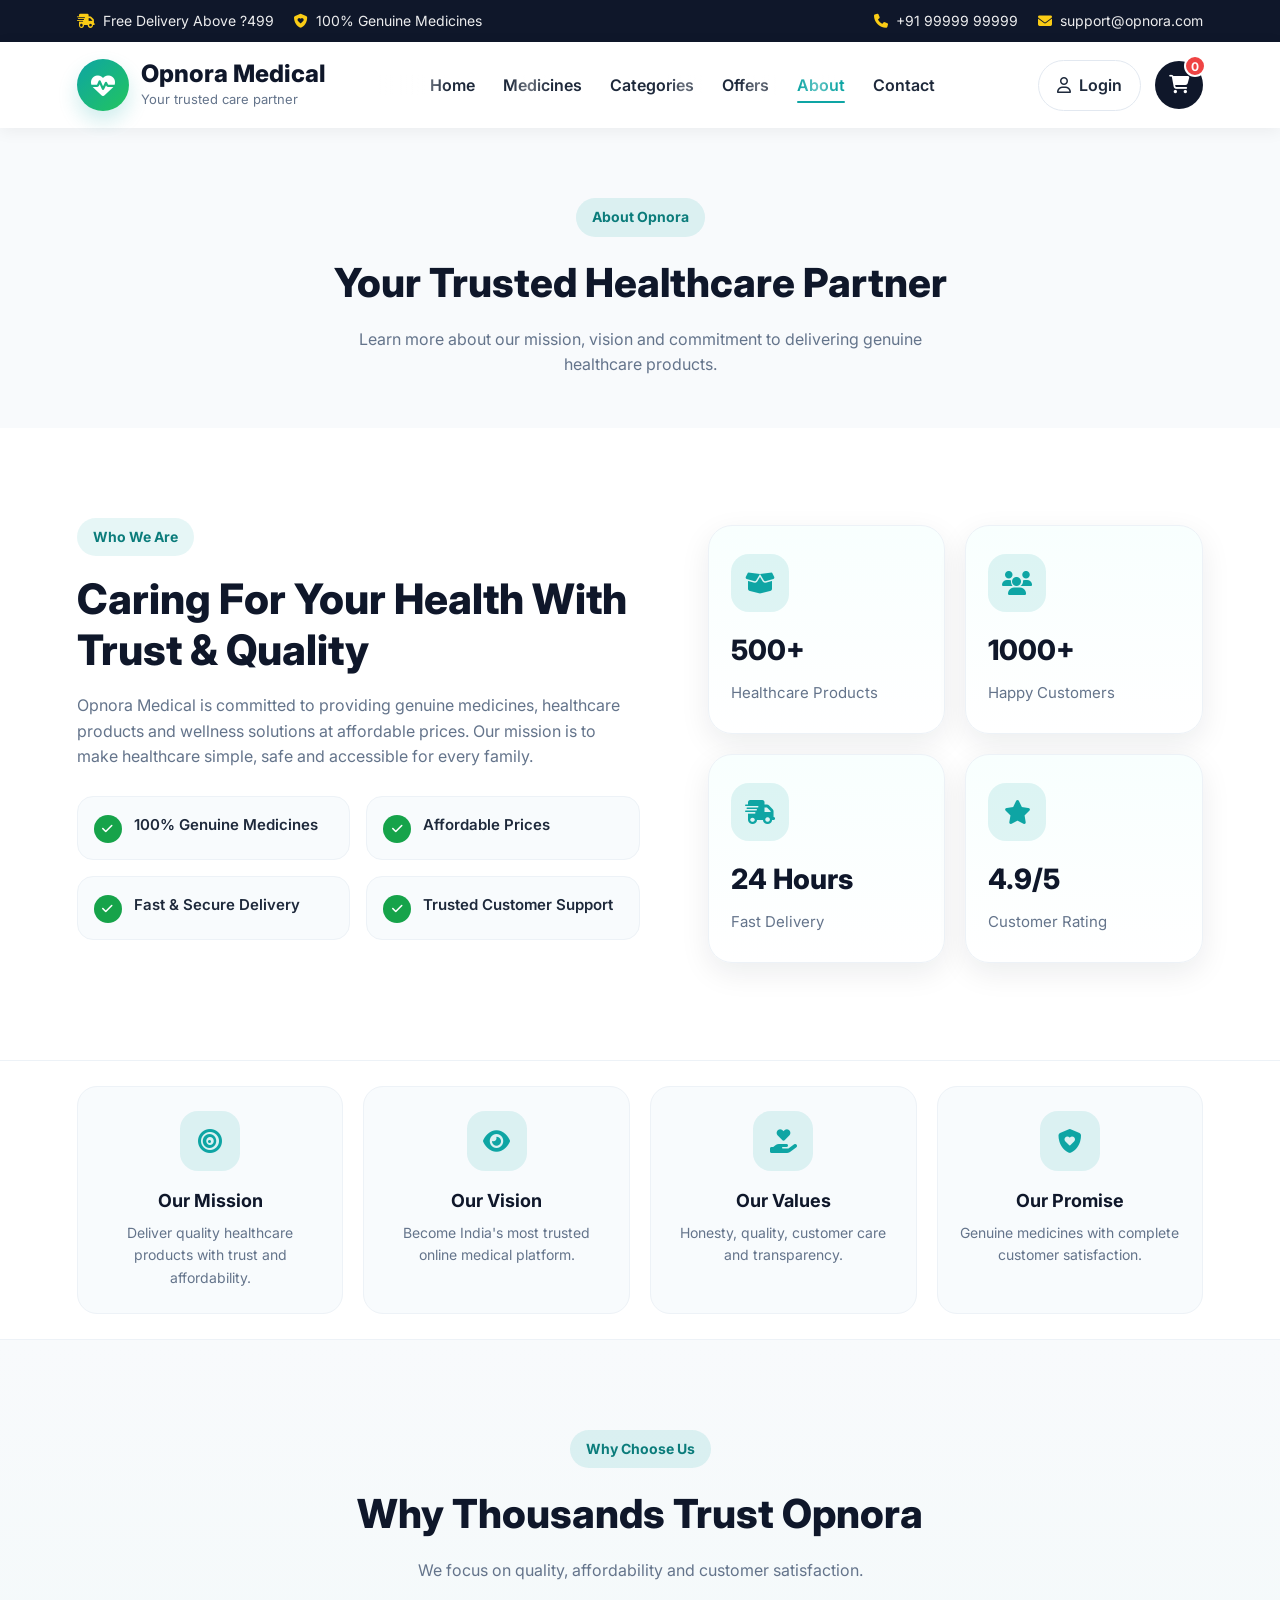
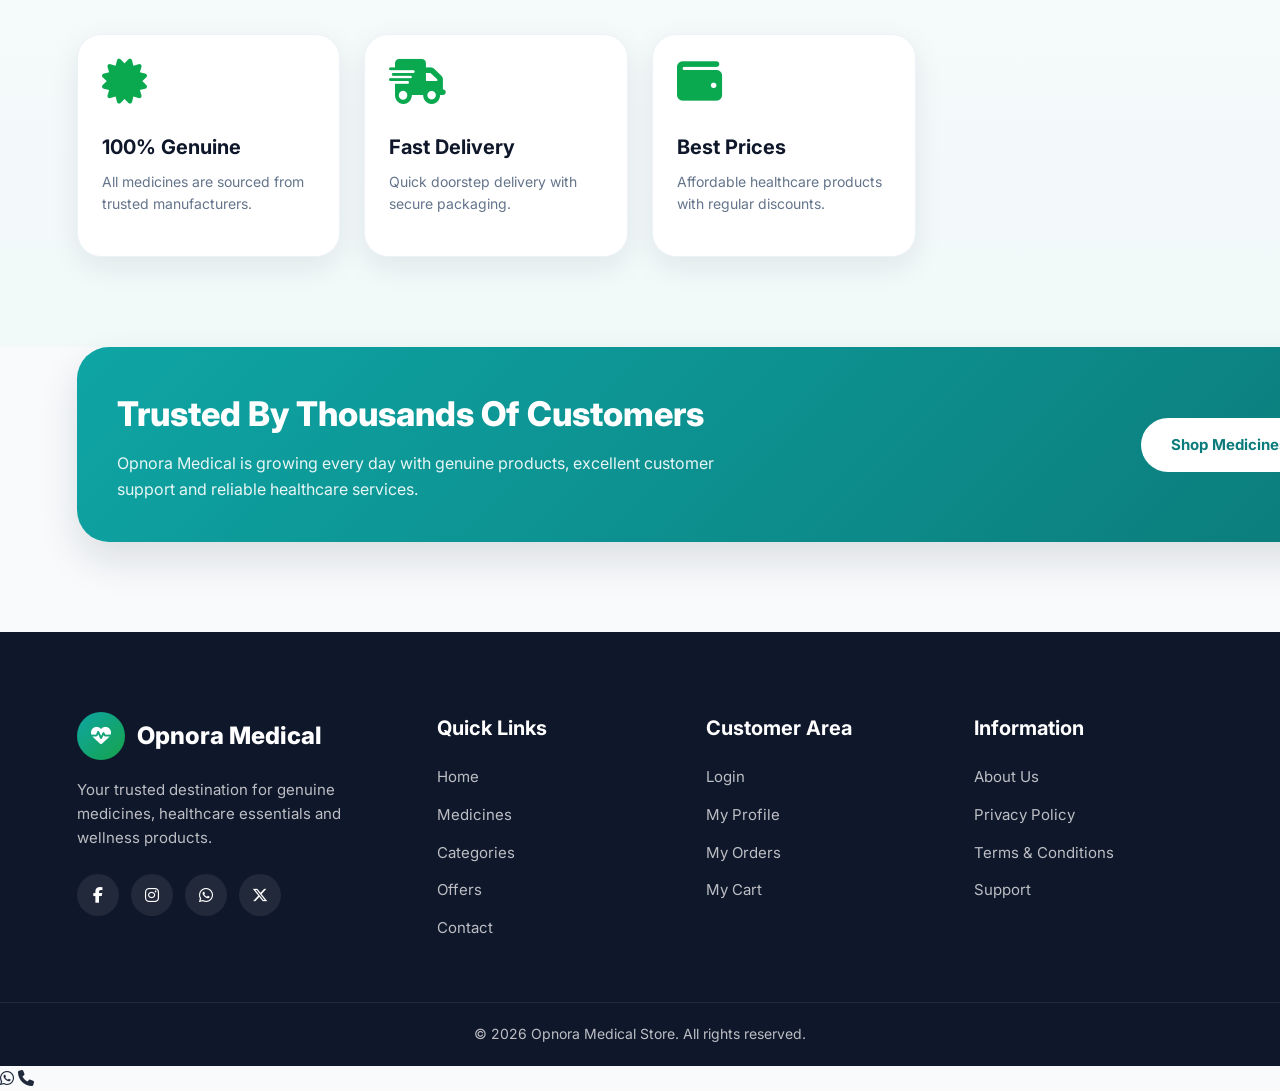
<file: about.html>
<!DOCTYPE html>
<html lang="en">

<head>

<meta charset="UTF-8">

<meta name="viewport"
content="width=device-width, initial-scale=1.0">

<title>About Us | Opnora Medical</title>

<link rel="stylesheet" href="css/style.css">

<link rel="stylesheet" href="css/responsive.css">

<link rel="stylesheet" href="css/animation.css">

<link rel="stylesheet"
href="https://cdnjs.cloudflare.com/ajax/libs/font-awesome/6.6.0/css/all.min.css">

</head>

<body>

<!-- ===========================
TOP BAR
=========================== -->

<div class="top-bar">

<div class="top-bar-left">

<span>

<i class="fa-solid fa-truck-fast"></i>

Free Delivery Above ?499

</span>

<span>

<i class="fa-solid fa-shield-heart"></i>

100% Genuine Medicines

</span>

</div>

<div class="top-bar-right">

<a href="tel:+919999999999">

<i class="fa-solid fa-phone"></i>

+91 99999 99999

</a>

<a href="mailto:support@opnora.com">

<i class="fa-solid fa-envelope"></i>

support@opnora.com

</a>

</div>

</div>

<!-- ===========================
HEADER
=========================== -->

<header class="main-header">

<div class="logo">

<a href="index.html">

<i class="fa-solid fa-heart-pulse"></i>

<div class="logo-text">

<h2>Opnora Medical</h2>

<p>Your trusted care partner</p>

</div>

</a>

</div>

<nav class="navbar">

<ul>

<li><a href="index.html">Home</a></li>

<li><a href="medicines.html">Medicines</a></li>

<li><a href="categories.html">Categories</a></li>

<li><a href="offers.html">Offers</a></li>

<li><a href="about.html" class="active">About</a></li>

<li><a href="contact.html">Contact</a></li>

</ul>

</nav>

<div class="header-actions">

<a href="login.html" class="login-btn">

<i class="fa-regular fa-user"></i>

Login

</a>

<a href="cart.html" class="cart-icon">

<i class="fa-solid fa-cart-shopping"></i>

<span>0</span>

</a>

<button class="menu-toggle" id="menuToggle">

<i class="fa-solid fa-bars"></i>

</button>

</div>

</header>

<!-- ===========================
PAGE TITLE
=========================== -->

<section class="section-title" style="padding-top:70px;">

<span>

About Opnora

</span>

<h2>

Your Trusted Healthcare Partner

</h2>

<p>

Learn more about our mission, vision and commitment to delivering genuine healthcare products.

</p>

</section>

<!-- ===========================
ABOUT START
=========================== -->

<section class="why-choose-us">
<div class="why-left">

    <span class="small-title">

        Who We Are

    </span>

    <h2>

        Caring For Your Health With Trust & Quality

    </h2>

    <p>

        Opnora Medical is committed to providing genuine medicines,
        healthcare products and wellness solutions at affordable
        prices. Our mission is to make healthcare simple, safe and
        accessible for every family.

    </p>

    <div class="why-points">

        <div class="why-point">

            <i class="fa-solid fa-check"></i>

            <span>100% Genuine Medicines</span>

        </div>

        <div class="why-point">

            <i class="fa-solid fa-check"></i>

            <span>Affordable Prices</span>

        </div>

        <div class="why-point">

            <i class="fa-solid fa-check"></i>

            <span>Fast & Secure Delivery</span>

        </div>

        <div class="why-point">

            <i class="fa-solid fa-check"></i>

            <span>Trusted Customer Support</span>

        </div>

    </div>

</div>

<div class="why-right">

    <div class="info-box">

        <div class="info-card">

            <i class="fa-solid fa-box-open"></i>

            <h3>500+</h3>

            <p>

                Healthcare Products

            </p>

        </div>

        <div class="info-card">

            <i class="fa-solid fa-users"></i>

            <h3>1000+</h3>

            <p>

                Happy Customers

            </p>

        </div>

        <div class="info-card">

            <i class="fa-solid fa-truck-fast"></i>

            <h3>24 Hours</h3>

            <p>

                Fast Delivery

            </p>

        </div>

        <div class="info-card">

            <i class="fa-solid fa-star"></i>

            <h3>4.9/5</h3>

            <p>

                Customer Rating

            </p>

        </div>

    </div>

</div>

</section>

<!-- ===========================
MISSION & VISION
=========================== -->

<section class="trust-bar">

    <div class="trust-item">

        <i class="fa-solid fa-bullseye"></i>

        <h4>Our Mission</h4>

        <p>

            Deliver quality healthcare products with trust and affordability.

        </p>

    </div>

    <div class="trust-item">

        <i class="fa-solid fa-eye"></i>

        <h4>Our Vision</h4>

        <p>

            Become India's most trusted online medical platform.

        </p>

    </div>

    <div class="trust-item">

        <i class="fa-solid fa-hand-holding-heart"></i>

        <h4>Our Values</h4>

        <p>

            Honesty, quality, customer care and transparency.

        </p>

    </div>

    <div class="trust-item">

        <i class="fa-solid fa-shield-heart"></i>

        <h4>Our Promise</h4>

        <p>

            Genuine medicines with complete customer satisfaction.

        </p>

    </div>

</section>
<!-- ===========================
WHY CHOOSE OPNORA
=========================== -->

<section class="featured-products">

    <div class="section-title">

        <span>Why Choose Us</span>

        <h2>Why Thousands Trust Opnora</h2>

        <p>

            We focus on quality, affordability and customer satisfaction.

        </p>

    </div>

    <div class="product-grid">

        <div class="product-card">

            <div class="product-content">

                <i class="fa-solid fa-certificate"
                style="font-size:45px;color:#0aa84f;"></i>

                <br><br>

                <h3>100% Genuine</h3>

                <p>

                    All medicines are sourced from trusted manufacturers.

                </p>

            </div>

        </div>

        <div class="product-card">

            <div class="product-content">

                <i class="fa-solid fa-truck-fast"
                style="font-size:45px;color:#0aa84f;"></i>

                <br><br>

                <h3>Fast Delivery</h3>

                <p>

                    Quick doorstep delivery with secure packaging.

                </p>

            </div>

        </div>

        <div class="product-card">

            <div class="product-content">

                <i class="fa-solid fa-wallet"
                style="font-size:45px;color:#0aa84f;"></i>

                <br><br>

                <h3>Best Prices</h3>

                <p>

                    Affordable healthcare products with regular discounts.

                </p>

            </div>

        </div>

    </div>

</section>

<!-- ===========================
OUR ACHIEVEMENTS
=========================== -->

<section class="promo-cta">

    <div class="promo-content">

        <h2>

            Trusted By Thousands Of Customers

        </h2>

        <p>

            Opnora Medical is growing every day with genuine products,
            excellent customer support and reliable healthcare services.

        </p>

    </div>

    <div class="promo-actions">

        <a href="medicines.html"
        class="shop-btn">

            Shop Medicines

        </a>

    </div>

</section>
<!-- ===========================
FOOTER
=========================== -->

<footer class="footer">

    <div class="footer-container">

        <div class="footer-col">

            <div class="footer-logo">

                <i class="fa-solid fa-heart-pulse"></i>

                <h3>Opnora Medical</h3>

            </div>

            <p>

                Your trusted destination for genuine medicines,
                healthcare essentials and wellness products.

            </p>

            <div class="social-links">

                <a href="#"><i class="fa-brands fa-facebook-f"></i></a>

                <a href="#"><i class="fa-brands fa-instagram"></i></a>

                <a href="#"><i class="fa-brands fa-whatsapp"></i></a>

                <a href="#"><i class="fa-brands fa-x-twitter"></i></a>

            </div>

        </div>

        <div class="footer-col">

            <h4>Quick Links</h4>

            <ul>

                <li><a href="index.html">Home</a></li>
                <li><a href="medicines.html">Medicines</a></li>
                <li><a href="categories.html">Categories</a></li>
                <li><a href="offers.html">Offers</a></li>
                <li><a href="contact.html">Contact</a></li>

            </ul>

        </div>

        <div class="footer-col">

            <h4>Customer Area</h4>

            <ul>

                <li><a href="login.html">Login</a></li>
                <li><a href="profile.html">My Profile</a></li>
                <li><a href="orders.html">My Orders</a></li>
                <li><a href="cart.html">My Cart</a></li>

            </ul>

        </div>

        <div class="footer-col">

            <h4>Information</h4>

            <ul>

                <li><a href="about.html">About Us</a></li>
                <li><a href="privacy.html">Privacy Policy</a></li>
                <li><a href="terms.html">Terms & Conditions</a></li>
                <li><a href="contact.html">Support</a></li>

            </ul>

        </div>

    </div>

    <div class="footer-bottom">

        <p>

            © 2026 Opnora Medical Store. All rights reserved.

        </p>

    </div>

</footer>

<!-- ===========================
FLOATING BUTTONS
=========================== -->

<a href="https://wa.me/919999999999"
class="whatsapp-float"
target="_blank">

    <i class="fa-brands fa-whatsapp"></i>

</a>

<a href="tel:+919999999999"
class="call-float">

    <i class="fa-solid fa-phone"></i>

</a>

<button id="topBtn">

    <i class="fa-solid fa-arrow-up"></i>

</button>

<script src="js/main.js"></script>

</body>
</html>
</file>
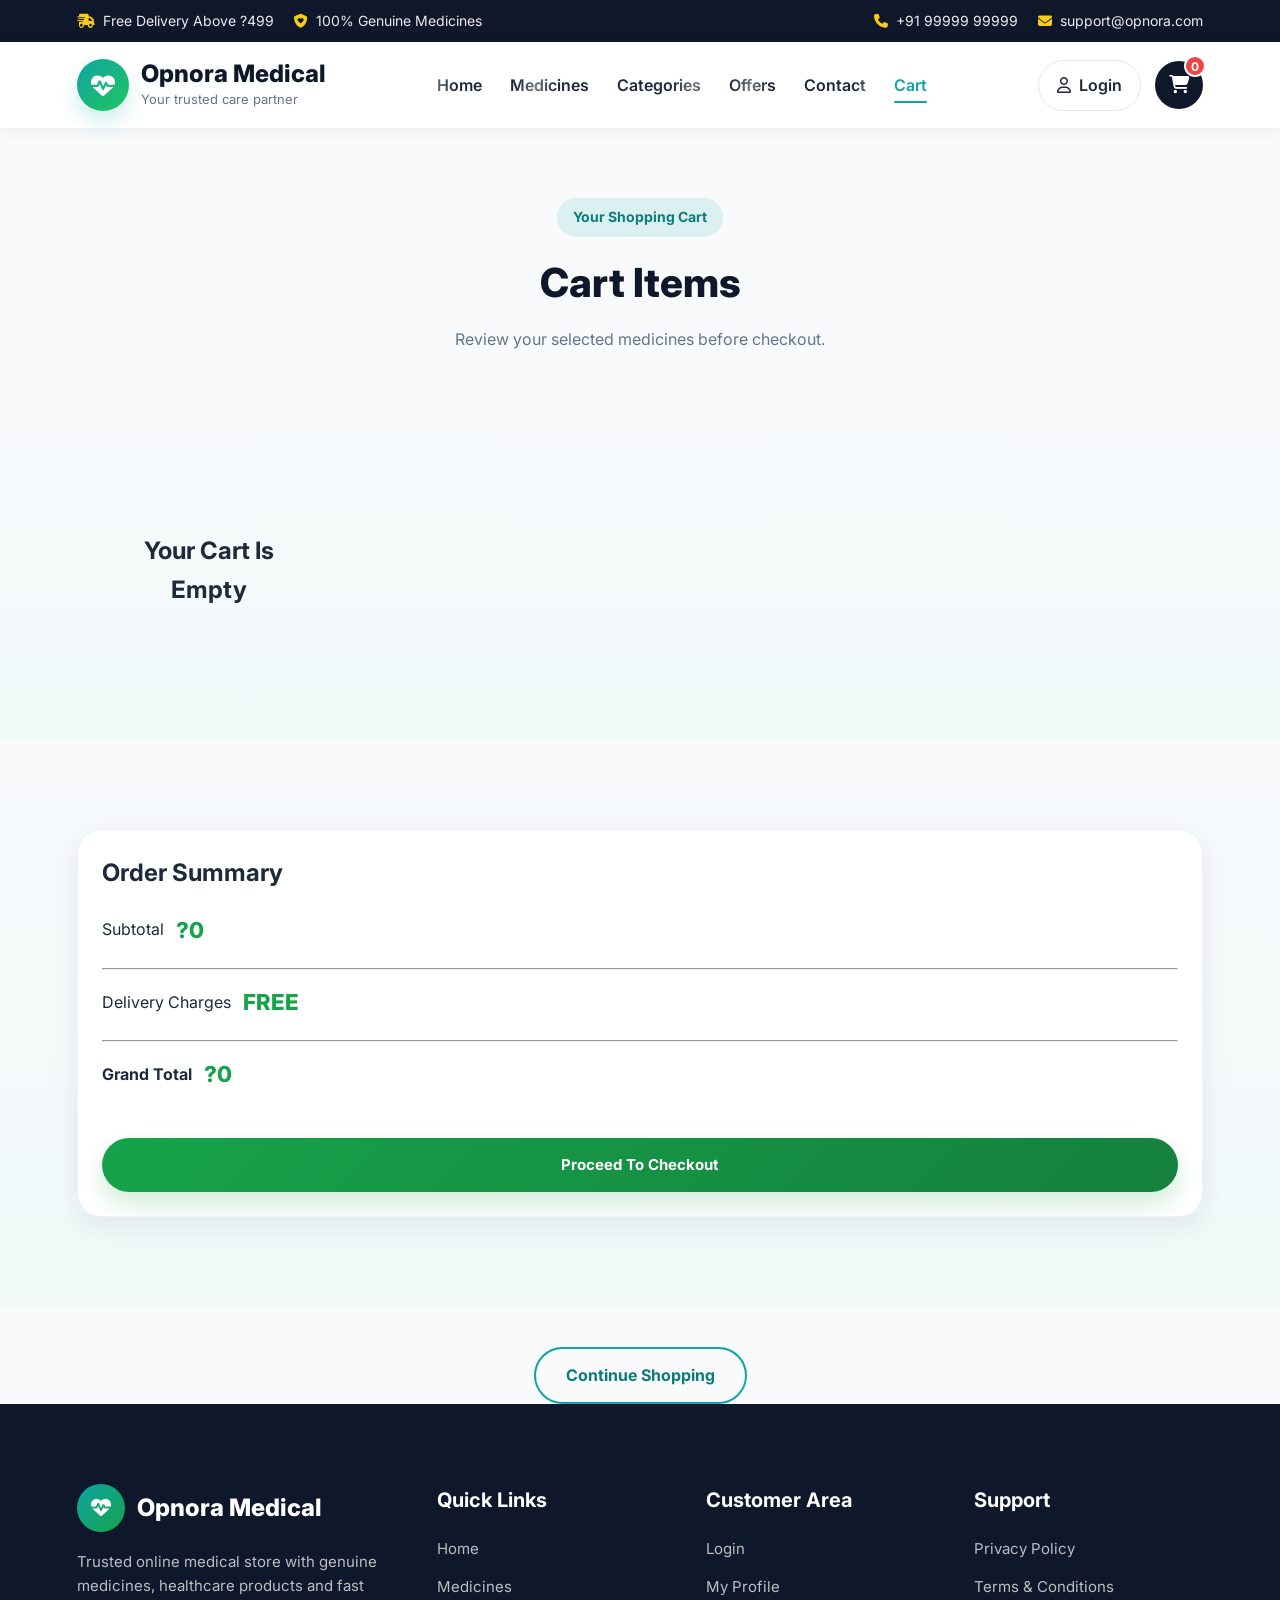
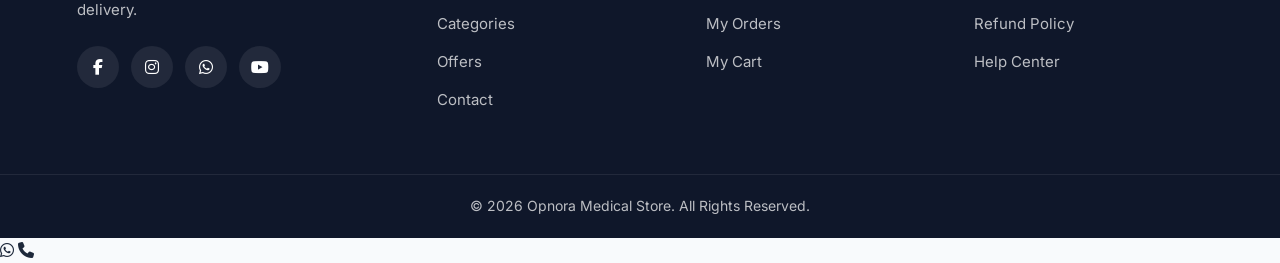
<file: cart.html>
<!DOCTYPE html>
<html lang="en">

<head>

<meta charset="UTF-8">
<meta name="viewport" content="width=device-width, initial-scale=1.0">

<title>Shopping Cart | Opnora Medical</title>

<link rel="stylesheet" href="css/style.css">
<link rel="stylesheet" href="css/responsive.css">
<link rel="stylesheet" href="css/animation.css">

<link rel="stylesheet"
href="https://cdnjs.cloudflare.com/ajax/libs/font-awesome/6.6.0/css/all.min.css">

</head>

<body>

<!-- ===========================
TOP BAR
=========================== -->

<div class="top-bar">

    <div class="top-bar-left">

        <span>
            <i class="fa-solid fa-truck-fast"></i>
            Free Delivery Above ?499
        </span>

        <span>
            <i class="fa-solid fa-shield-heart"></i>
            100% Genuine Medicines
        </span>

    </div>

    <div class="top-bar-right">

        <a href="tel:+919999999999">

            <i class="fa-solid fa-phone"></i>

            +91 99999 99999

        </a>

        <a href="mailto:support@opnora.com">

            <i class="fa-solid fa-envelope"></i>

            support@opnora.com

        </a>

    </div>

</div>

<!-- ===========================
HEADER
=========================== -->

<header class="main-header">

    <div class="logo">

        <a href="index.html">

            <i class="fa-solid fa-heart-pulse"></i>

            <div class="logo-text">

                <h2>Opnora Medical</h2>

                <p>Your trusted care partner</p>

            </div>

        </a>

    </div>

    <nav class="navbar">

        <ul>

            <li><a href="index.html">Home</a></li>
            <li><a href="medicines.html">Medicines</a></li>
            <li><a href="categories.html">Categories</a></li>
            <li><a href="offers.html">Offers</a></li>
            <li><a href="contact.html">Contact</a></li>
            <li><a href="cart.html" class="active">Cart</a></li>

        </ul>

    </nav>

    <div class="header-actions">

        <a href="login.html" class="login-btn">

            <i class="fa-regular fa-user"></i>

            Login

        </a>

        <a href="cart.html" class="cart-icon">

            <i class="fa-solid fa-cart-shopping"></i>

            <span>0</span>

        </a>

        <button class="menu-toggle" id="menuToggle">

            <i class="fa-solid fa-bars"></i>

        </button>

    </div>

</header>

<!-- ===========================
PAGE TITLE
=========================== -->

<section class="section-title" style="padding-top:70px;">

    <span>Your Shopping Cart</span>

    <h2>Cart Items</h2>

    <p>

        Review your selected medicines before checkout.

    </p>

</section>

<!-- ===========================
CART ITEMS
=========================== -->

<section class="featured-products">

    <div class="product-grid" id="cartItems">

        <!-- JavaScript automatically cart items yaha show karega -->

    </div>

</section>
<!-- ===========================
ORDER SUMMARY
=========================== -->

<section class="featured-products">

    <div class="product-card">

        <div class="product-content">

            <h2 style="margin-bottom:20px;">
                Order Summary
            </h2>

            <div class="product-meta">

                <span>Subtotal</span>

                <span class="price" id="subTotal">
                    ?0
                </span>

            </div>

            <hr style="margin:15px 0;">

            <div class="product-meta">

                <span>Delivery Charges</span>

                <span class="price">
                    FREE
                </span>

            </div>

            <hr style="margin:15px 0;">

            <div class="product-meta">

                <strong>Grand Total</strong>

                <strong class="price" id="grandTotal">
                    ?0
                </strong>

            </div>

            <br>

            <div class="product-actions">

                <a href="checkout.html"
                class="shop-btn"
                style="width:100%;text-align:center;">

                    Proceed To Checkout

                </a>

            </div>

        </div>

    </div>

</section>

<!-- ===========================
SHOP MORE
=========================== -->

<section class="section-btn">

    <a href="medicines.html"
    class="primary-outline-btn">

        Continue Shopping

    </a>

</section>
<!-- ===========================
FOOTER
=========================== -->

<footer class="footer">

    <div class="footer-container">

        <div class="footer-col">

            <div class="footer-logo">

                <i class="fa-solid fa-heart-pulse"></i>

                <h3>Opnora Medical</h3>

            </div>

            <p>

                Trusted online medical store with genuine medicines,
                healthcare products and fast delivery.

            </p>

            <div class="social-links">

                <a href="#"><i class="fa-brands fa-facebook-f"></i></a>
                <a href="#"><i class="fa-brands fa-instagram"></i></a>
                <a href="#"><i class="fa-brands fa-whatsapp"></i></a>
                <a href="#"><i class="fa-brands fa-youtube"></i></a>

            </div>

        </div>

        <div class="footer-col">

            <h4>Quick Links</h4>

            <ul>

                <li><a href="index.html">Home</a></li>
                <li><a href="medicines.html">Medicines</a></li>
                <li><a href="categories.html">Categories</a></li>
                <li><a href="offers.html">Offers</a></li>
                <li><a href="contact.html">Contact</a></li>

            </ul>

        </div>

        <div class="footer-col">

            <h4>Customer Area</h4>

            <ul>

                <li><a href="login.html">Login</a></li>
                <li><a href="profile.html">My Profile</a></li>
                <li><a href="orders.html">My Orders</a></li>
                <li><a href="cart.html">My Cart</a></li>

            </ul>

        </div>

        <div class="footer-col">

            <h4>Support</h4>

            <ul>

                <li><a href="#">Privacy Policy</a></li>
                <li><a href="#">Terms & Conditions</a></li>
                <li><a href="#">Refund Policy</a></li>
                <li><a href="#">Help Center</a></li>

            </ul>

        </div>

    </div>

    <div class="footer-bottom">

        <p>

            © 2026 Opnora Medical Store. All Rights Reserved.

        </p>

    </div>

</footer>

<!-- ===========================
FLOATING BUTTONS
=========================== -->

<a href="https://wa.me/919999999999"
class="whatsapp-float"
target="_blank">

    <i class="fa-brands fa-whatsapp"></i>

</a>

<a href="tel:+919999999999"
class="call-float">

    <i class="fa-solid fa-phone"></i>

</a>

<button id="topBtn">

    <i class="fa-solid fa-arrow-up"></i>

</button>

<script src="js/main.js"></script>

</body>
</html>
</file>
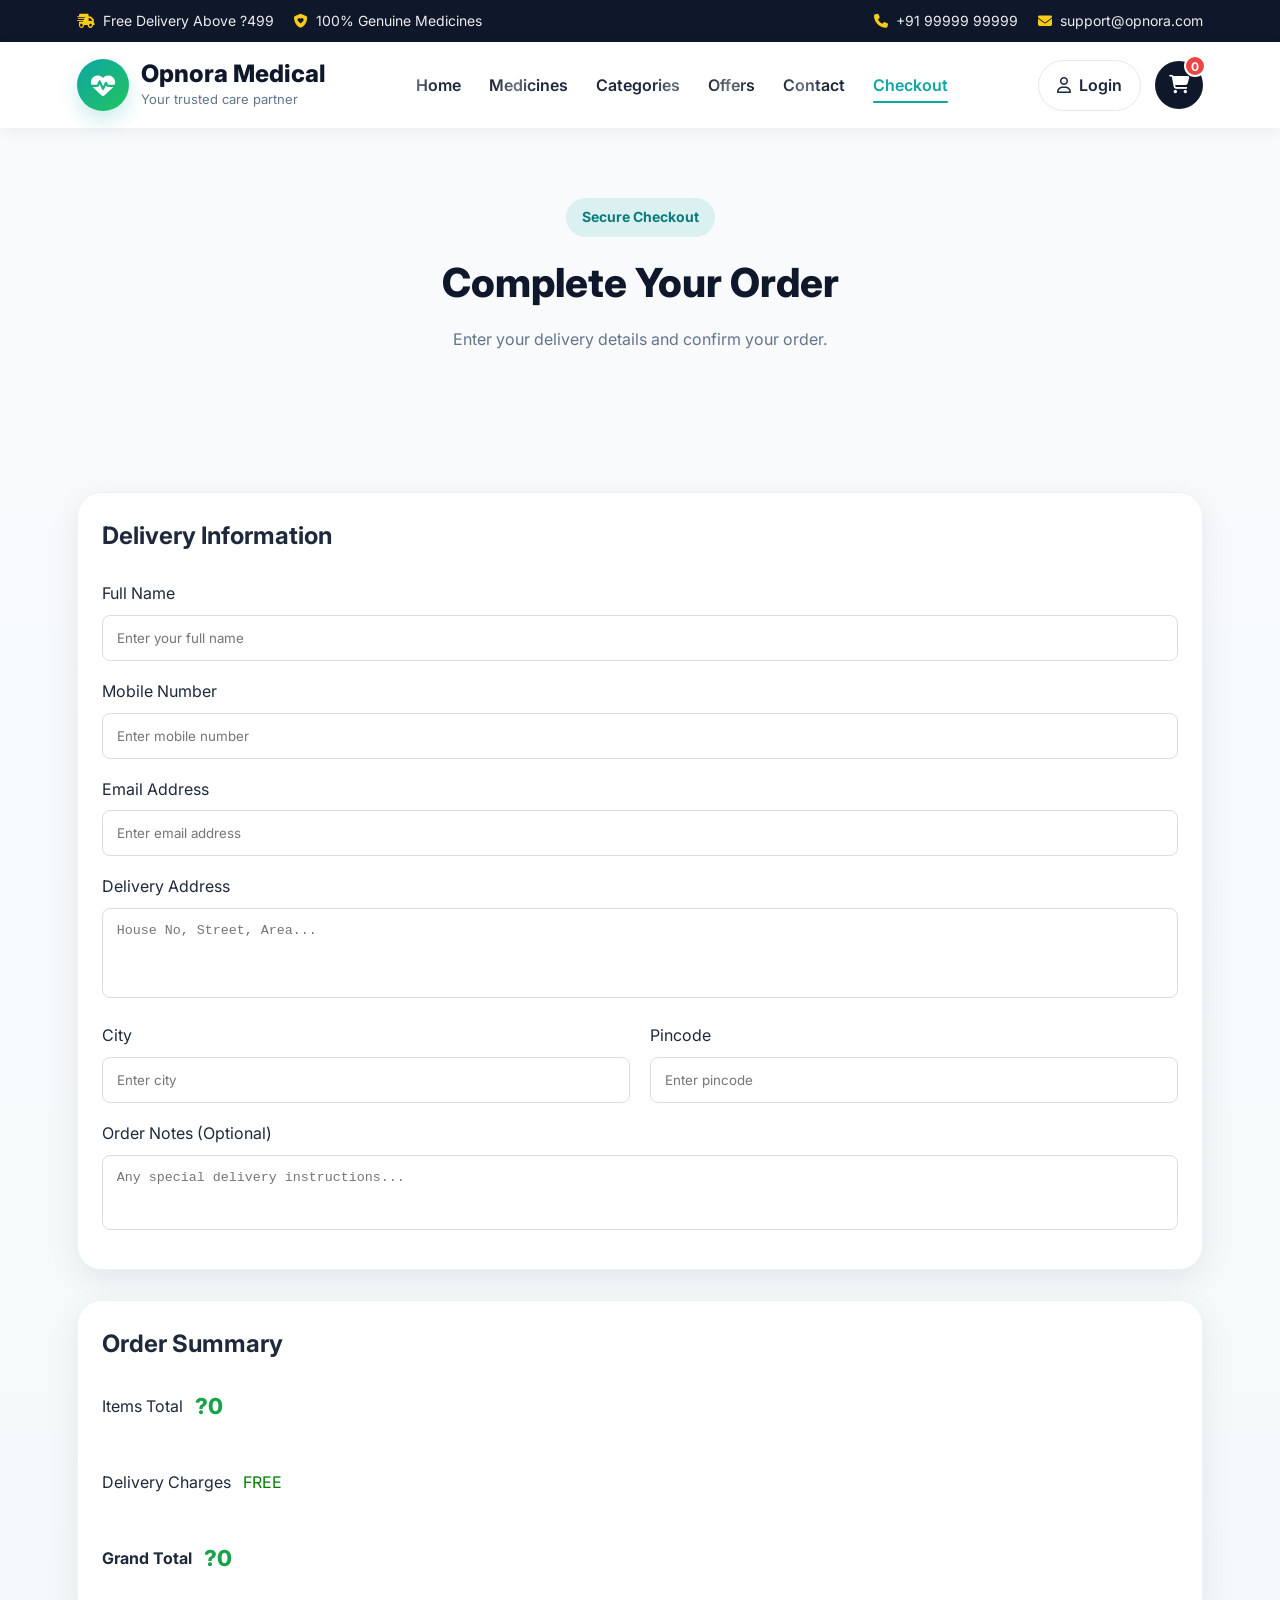
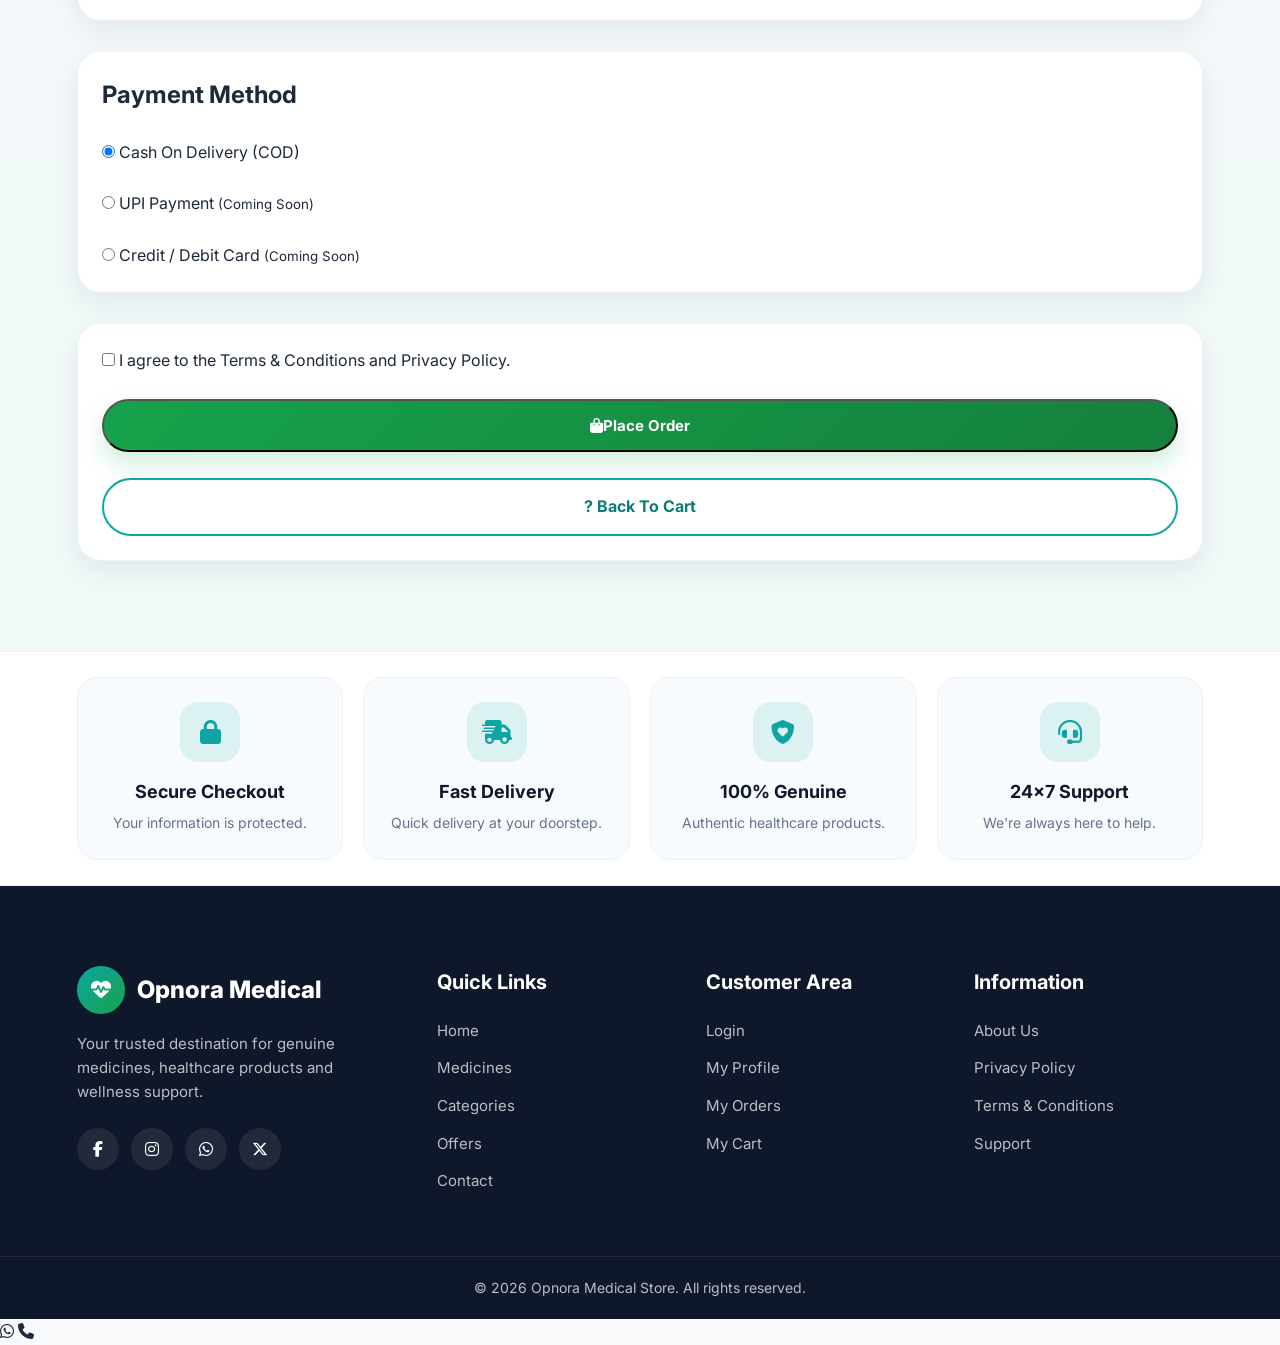
<file: checkout.html>
<!DOCTYPE html>
<html lang="en">

<head>

<meta charset="UTF-8">

<meta name="viewport"
content="width=device-width, initial-scale=1.0">

<title>Checkout | Opnora Medical</title>

<link rel="stylesheet" href="css/style.css">

<link rel="stylesheet" href="css/responsive.css">

<link rel="stylesheet" href="css/animation.css">

<link rel="stylesheet"
href="https://cdnjs.cloudflare.com/ajax/libs/font-awesome/6.6.0/css/all.min.css">

</head>

<body>

<!-- ===========================
TOP BAR
=========================== -->

<div class="top-bar">

<div class="top-bar-left">

<span>

<i class="fa-solid fa-truck-fast"></i>

Free Delivery Above ?499

</span>

<span>

<i class="fa-solid fa-shield-heart"></i>

100% Genuine Medicines

</span>

</div>

<div class="top-bar-right">

<a href="tel:+919999999999">

<i class="fa-solid fa-phone"></i>

+91 99999 99999

</a>

<a href="mailto:support@opnora.com">

<i class="fa-solid fa-envelope"></i>

support@opnora.com

</a>

</div>

</div>

<!-- ===========================
HEADER
=========================== -->

<header class="main-header">

<div class="logo">

<a href="index.html">

<i class="fa-solid fa-heart-pulse"></i>

<div class="logo-text">

<h2>Opnora Medical</h2>

<p>Your trusted care partner</p>

</div>

</a>

</div>

<nav class="navbar">

<ul>

<li><a href="index.html">Home</a></li>

<li><a href="medicines.html">Medicines</a></li>

<li><a href="categories.html">Categories</a></li>

<li><a href="offers.html">Offers</a></li>

<li><a href="contact.html">Contact</a></li>

<li><a href="checkout.html" class="active">

Checkout

</a></li>

</ul>

</nav>

<div class="header-actions">

<a href="login.html" class="login-btn">

<i class="fa-regular fa-user"></i>

Login

</a>

<a href="cart.html" class="cart-icon">

<i class="fa-solid fa-cart-shopping"></i>

<span>0</span>

</a>

<button
id="menuToggle"
class="menu-toggle">

<i class="fa-solid fa-bars"></i>

</button>

</div>

</header>

<!-- ===========================
PAGE TITLE
=========================== -->

<section class="section-title"
style="padding-top:70px;">

<span>

Secure Checkout

</span>

<h2>

Complete Your Order

</h2>

<p>

Enter your delivery details
and confirm your order.

</p>

</section>

<!-- ===========================
CHECKOUT
=========================== -->

<section class="featured-products">
<div class="product-card">

    <div class="product-content">

        <h2>

            Delivery Information

        </h2>

        <br>

        <form id="checkoutForm">

            <label>Full Name</label>

            <input type="text"
            placeholder="Enter your full name"
            style="width:100%;padding:14px;margin:8px 0 18px;border:1px solid #ddd;border-radius:8px;">

            <label>Mobile Number</label>

            <input type="tel"
            placeholder="Enter mobile number"
            style="width:100%;padding:14px;margin:8px 0 18px;border:1px solid #ddd;border-radius:8px;">

            <label>Email Address</label>

            <input type="email"
            placeholder="Enter email address"
            style="width:100%;padding:14px;margin:8px 0 18px;border:1px solid #ddd;border-radius:8px;">

            <label>Delivery Address</label>

            <textarea
            placeholder="House No, Street, Area..."
            rows="4"
            style="width:100%;padding:14px;margin:8px 0 18px;border:1px solid #ddd;border-radius:8px;resize:none;"></textarea>

            <div style="display:flex;gap:20px;flex-wrap:wrap;">

                <div style="flex:1;min-width:220px;">

                    <label>City</label>

                    <input type="text"
                    placeholder="Enter city"
                    style="width:100%;padding:14px;margin:8px 0 18px;border:1px solid #ddd;border-radius:8px;">

                </div>

                <div style="flex:1;min-width:220px;">

                    <label>Pincode</label>

                    <input type="number"
                    placeholder="Enter pincode"
                    style="width:100%;padding:14px;margin:8px 0 18px;border:1px solid #ddd;border-radius:8px;">

                </div>

            </div>

            <label>Order Notes (Optional)</label>

            <textarea
            placeholder="Any special delivery instructions..."
            rows="3"
            style="width:100%;padding:14px;margin:8px 0;border:1px solid #ddd;border-radius:8px;resize:none;"></textarea>

        </form>

    </div>

</div>
<!-- ===========================
ORDER SUMMARY
=========================== -->

<div class="product-card" style="margin-top:30px;">

    <div class="product-content">

        <h2>

            Order Summary

        </h2>

        <br>

        <div class="product-meta">

            <span>Items Total</span>

            <span class="price" id="subTotal">

                ?0

            </span>

        </div>

        <br>

        <div class="product-meta">

            <span>Delivery Charges</span>

            <span style="color:green;">

                FREE

            </span>

        </div>

        <br>

        <div class="product-meta">

            <strong>Grand Total</strong>

            <strong class="price"
            id="grandTotal">

                ?0

            </strong>

        </div>

    </div>

</div>

<!-- ===========================
PAYMENT METHOD
=========================== -->

<div class="product-card" style="margin-top:30px;">

    <div class="product-content">

        <h2>

            Payment Method

        </h2>

        <br>

        <label>

            <input type="radio"
            name="payment"
            checked>

            Cash On Delivery (COD)

        </label>

        <br><br>

        <label>

            <input type="radio"
            name="payment">

            UPI Payment
            <small>(Coming Soon)</small>

        </label>

        <br><br>

        <label>

            <input type="radio"
            name="payment">

            Credit / Debit Card
            <small>(Coming Soon)</small>

        </label>

    </div>

</div>
<!-- ===========================
PLACE ORDER
=========================== -->

<div class="product-card" style="margin-top:30px;">

    <div class="product-content">

        <label>

            <input type="checkbox" required>

            I agree to the Terms & Conditions and Privacy Policy.

        </label>

        <br><br>

        <button
        class="shop-btn"
        style="width:100%;">

            <i class="fa-solid fa-bag-shopping"></i>

            Place Order

        </button>

        <br><br>

        <a href="cart.html"
        class="primary-outline-btn"
        style="display:block;text-align:center;">

            ? Back To Cart

        </a>

    </div>

</div>

</section>

<!-- ===========================
SECURE CHECKOUT
=========================== -->

<section class="trust-bar">

    <div class="trust-item">

        <i class="fa-solid fa-lock"></i>

        <h4>Secure Checkout</h4>

        <p>Your information is protected.</p>

    </div>

    <div class="trust-item">

        <i class="fa-solid fa-truck-fast"></i>

        <h4>Fast Delivery</h4>

        <p>Quick delivery at your doorstep.</p>

    </div>

    <div class="trust-item">

        <i class="fa-solid fa-shield-heart"></i>

        <h4>100% Genuine</h4>

        <p>Authentic healthcare products.</p>

    </div>

    <div class="trust-item">

        <i class="fa-solid fa-headset"></i>

        <h4>24×7 Support</h4>

        <p>We're always here to help.</p>

    </div>

</section>
<!-- ===========================
FOOTER
=========================== -->

<footer class="footer">

    <div class="footer-container">

        <div class="footer-col">

            <div class="footer-logo">

                <i class="fa-solid fa-heart-pulse"></i>

                <h3>Opnora Medical</h3>

            </div>

            <p>

                Your trusted destination for genuine medicines,
                healthcare products and wellness support.

            </p>

            <div class="social-links">

                <a href="#"><i class="fa-brands fa-facebook-f"></i></a>

                <a href="#"><i class="fa-brands fa-instagram"></i></a>

                <a href="#"><i class="fa-brands fa-whatsapp"></i></a>

                <a href="#"><i class="fa-brands fa-x-twitter"></i></a>

            </div>

        </div>

        <div class="footer-col">

            <h4>Quick Links</h4>

            <ul>

                <li><a href="index.html">Home</a></li>
                <li><a href="medicines.html">Medicines</a></li>
                <li><a href="categories.html">Categories</a></li>
                <li><a href="offers.html">Offers</a></li>
                <li><a href="contact.html">Contact</a></li>

            </ul>

        </div>

        <div class="footer-col">

            <h4>Customer Area</h4>

            <ul>

                <li><a href="login.html">Login</a></li>
                <li><a href="profile.html">My Profile</a></li>
                <li><a href="orders.html">My Orders</a></li>
                <li><a href="cart.html">My Cart</a></li>

            </ul>

        </div>

        <div class="footer-col">

            <h4>Information</h4>

            <ul>

                <li><a href="about.html">About Us</a></li>
                <li><a href="privacy.html">Privacy Policy</a></li>
                <li><a href="terms.html">Terms & Conditions</a></li>
                <li><a href="contact.html">Support</a></li>

            </ul>

        </div>

    </div>

    <div class="footer-bottom">

        <p>

            © 2026 Opnora Medical Store. All rights reserved.

        </p>

    </div>

</footer>

<!-- ===========================
FLOATING BUTTONS
=========================== -->

<a href="https://wa.me/919999999999"
class="whatsapp-float"
target="_blank">

    <i class="fa-brands fa-whatsapp"></i>

</a>

<a href="tel:+919999999999"
class="call-float">

    <i class="fa-solid fa-phone"></i>

</a>

<button id="topBtn">

    <i class="fa-solid fa-arrow-up"></i>

</button>

<script src="js/main.js"></script>

</body>
</html>
</file>
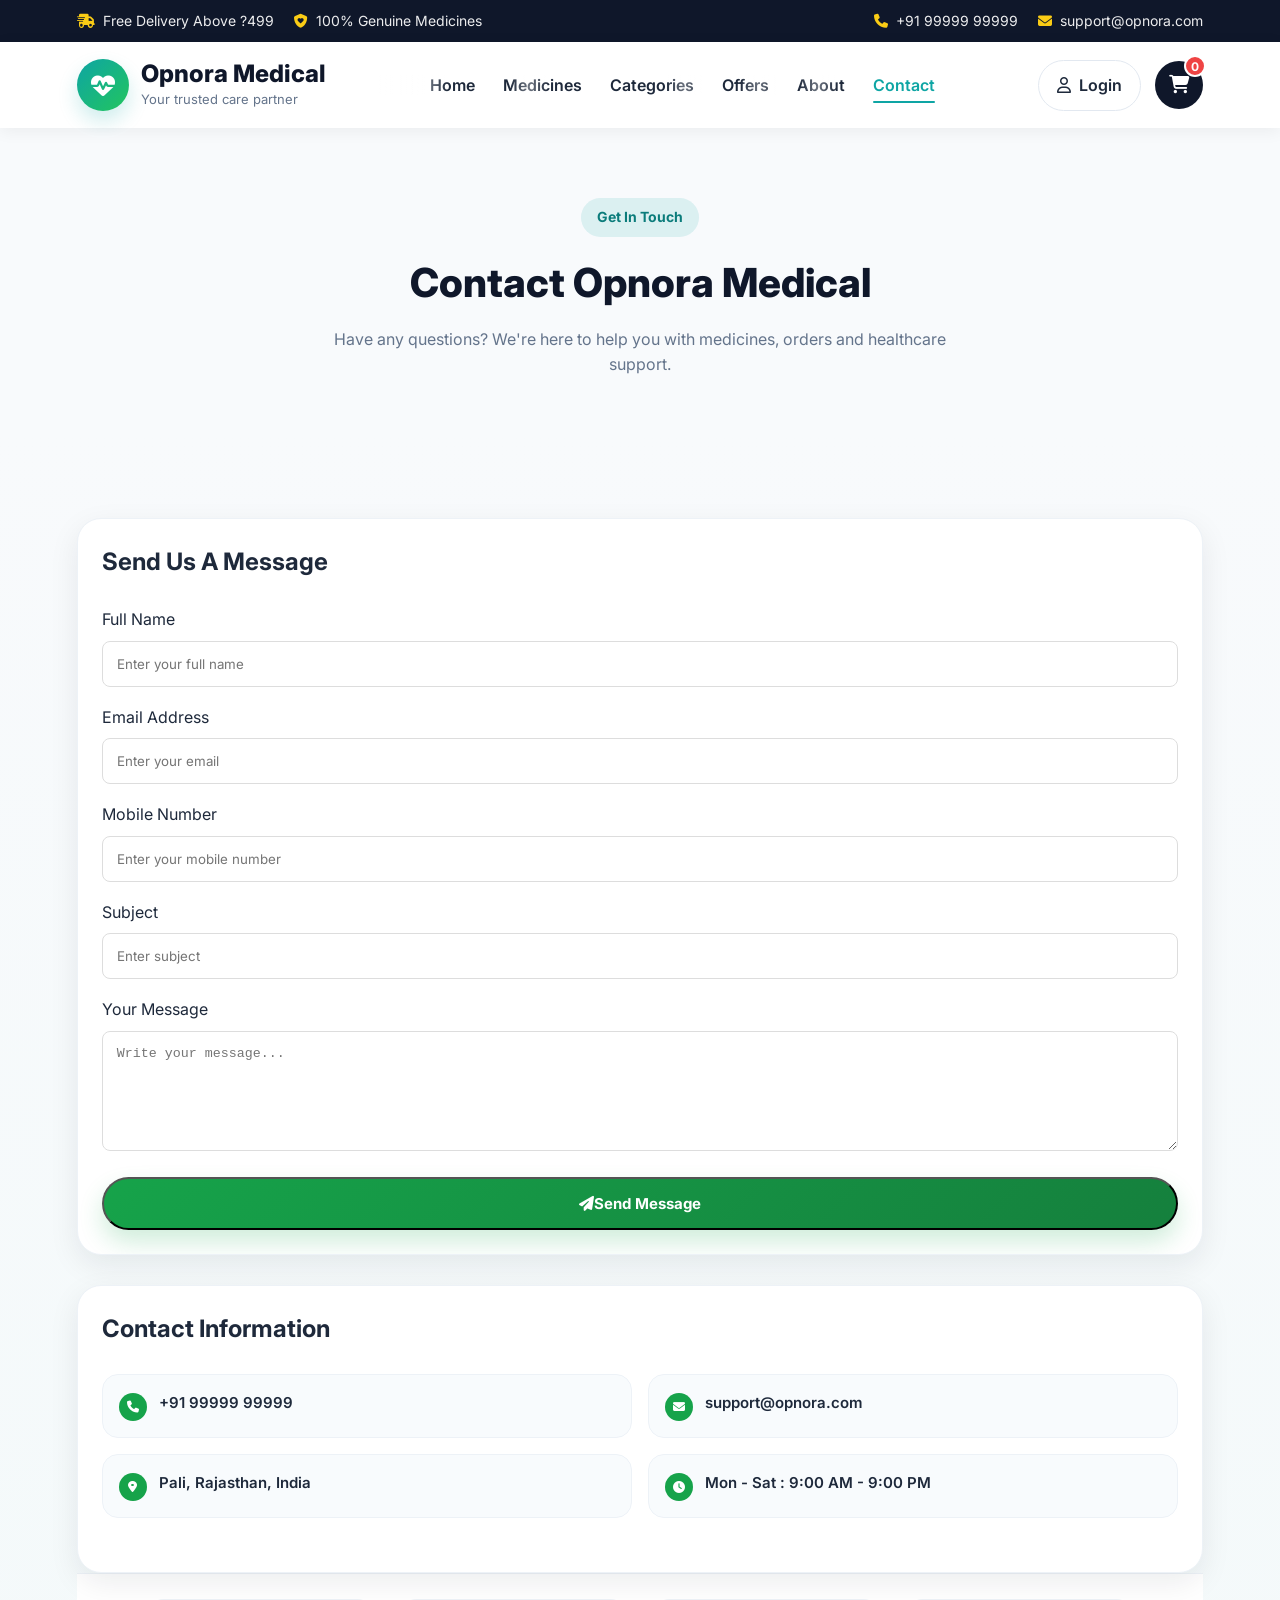
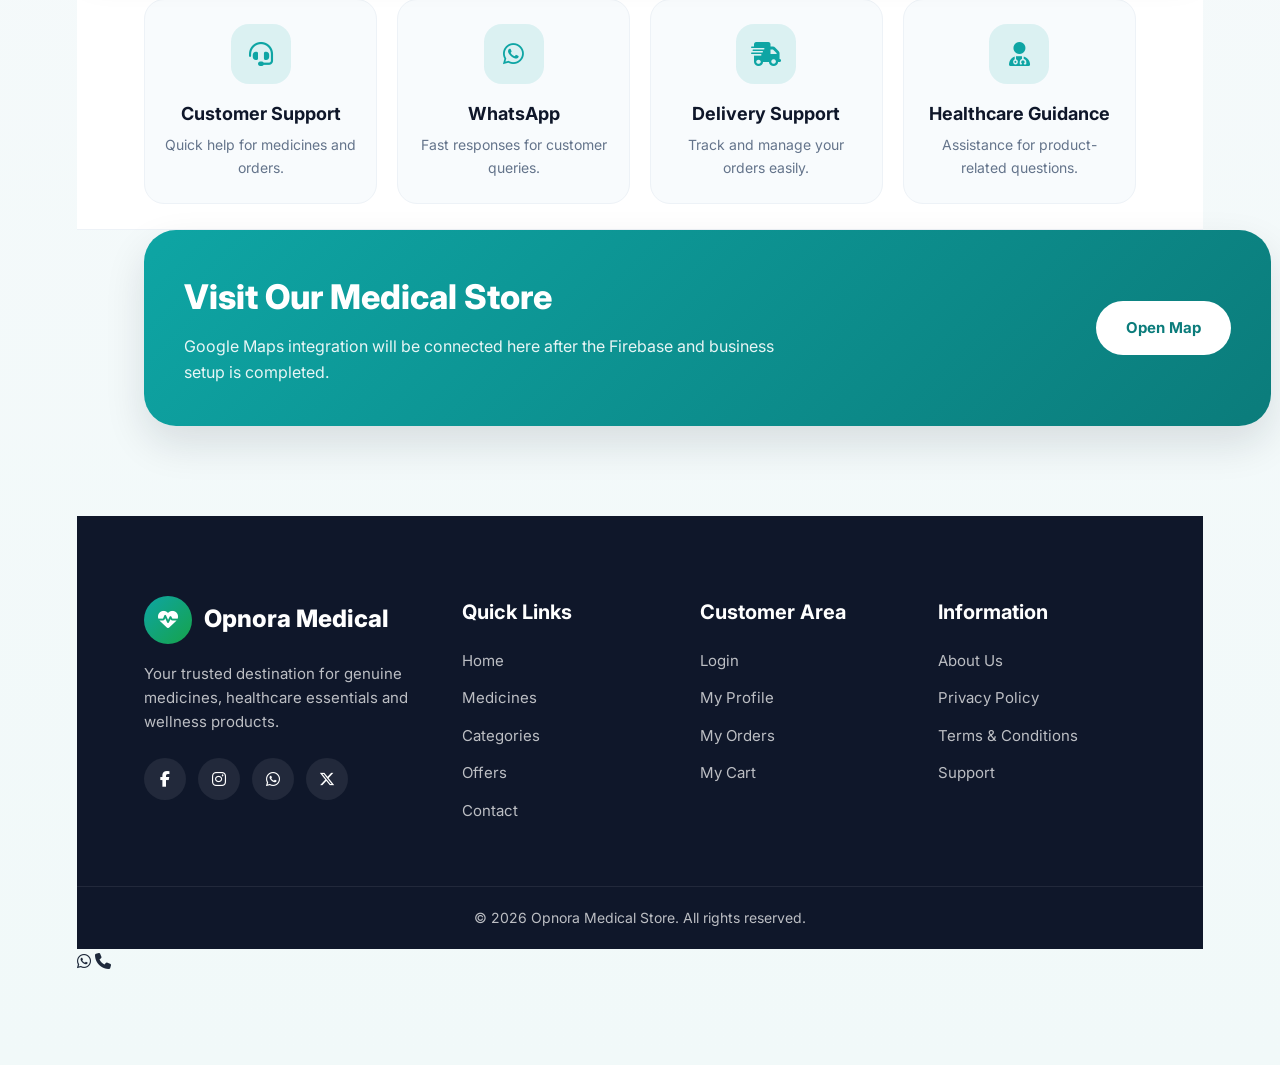
<file: contact.html>
<!DOCTYPE html>
<html lang="en">

<head>

<meta charset="UTF-8">

<meta name="viewport"
content="width=device-width, initial-scale=1.0">

<title>Contact Us | Opnora Medical</title>

<link rel="stylesheet" href="css/style.css">

<link rel="stylesheet" href="css/responsive.css">

<link rel="stylesheet" href="css/animation.css">

<link rel="stylesheet"
href="https://cdnjs.cloudflare.com/ajax/libs/font-awesome/6.6.0/css/all.min.css">

</head>

<body>

<!-- ===========================
TOP BAR
=========================== -->

<div class="top-bar">

<div class="top-bar-left">

<span>

<i class="fa-solid fa-truck-fast"></i>

Free Delivery Above ?499

</span>

<span>

<i class="fa-solid fa-shield-heart"></i>

100% Genuine Medicines

</span>

</div>

<div class="top-bar-right">

<a href="tel:+919999999999">

<i class="fa-solid fa-phone"></i>

+91 99999 99999

</a>

<a href="mailto:support@opnora.com">

<i class="fa-solid fa-envelope"></i>

support@opnora.com

</a>

</div>

</div>

<!-- ===========================
HEADER
=========================== -->

<header class="main-header">

<div class="logo">

<a href="index.html">

<i class="fa-solid fa-heart-pulse"></i>

<div class="logo-text">

<h2>Opnora Medical</h2>

<p>Your trusted care partner</p>

</div>

</a>

</div>

<nav class="navbar">

<ul>

<li><a href="index.html">Home</a></li>

<li><a href="medicines.html">Medicines</a></li>

<li><a href="categories.html">Categories</a></li>

<li><a href="offers.html">Offers</a></li>

<li><a href="about.html">About</a></li>

<li><a href="contact.html" class="active">Contact</a></li>

</ul>

</nav>

<div class="header-actions">

<a href="login.html" class="login-btn">

<i class="fa-regular fa-user"></i>

Login

</a>

<a href="cart.html" class="cart-icon">

<i class="fa-solid fa-cart-shopping"></i>

<span>0</span>

</a>

<button class="menu-toggle" id="menuToggle">

<i class="fa-solid fa-bars"></i>

</button>

</div>

</header>

<!-- ===========================
PAGE TITLE
=========================== -->

<section class="section-title" style="padding-top:70px;">

<span>

Get In Touch

</span>

<h2>

Contact Opnora Medical

</h2>

<p>

Have any questions? We're here to help you with medicines,
orders and healthcare support.

</p>

</section>

<!-- ===========================
CONTACT START
=========================== -->

<section class="featured-products">
<div class="product-card">

    <div class="product-content">

        <h2>

            Send Us A Message

        </h2>

        <br>

        <form id="contactForm">

            <label>Full Name</label>

            <input
            type="text"
            id="fullName"
            placeholder="Enter your full name"
            style="width:100%;padding:14px;margin:8px 0 18px;border:1px solid #ddd;border-radius:8px;">

            <label>Email Address</label>

            <input
            type="email"
            id="email"
            placeholder="Enter your email"
            style="width:100%;padding:14px;margin:8px 0 18px;border:1px solid #ddd;border-radius:8px;">

            <label>Mobile Number</label>

            <input
            type="tel"
            id="mobile"
            placeholder="Enter your mobile number"
            style="width:100%;padding:14px;margin:8px 0 18px;border:1px solid #ddd;border-radius:8px;">

            <label>Subject</label>

            <input
            type="text"
            id="subject"
            placeholder="Enter subject"
            style="width:100%;padding:14px;margin:8px 0 18px;border:1px solid #ddd;border-radius:8px;">

            <label>Your Message</label>

            <textarea
            id="message"
            rows="6"
            placeholder="Write your message..."
            style="width:100%;padding:14px;margin:8px 0 18px;border:1px solid #ddd;border-radius:8px;resize:vertical;"></textarea>

            <button
            type="submit"
            class="shop-btn"
            style="width:100%;">

                <i class="fa-solid fa-paper-plane"></i>

                Send Message

            </button>

        </form>

    </div>

</div>
<!-- ===========================
CONTACT INFORMATION
=========================== -->

<div class="product-card" style="margin-top:30px;">

    <div class="product-content">

        <h2>

            Contact Information

        </h2>

        <br>

        <div class="why-points">

            <div class="why-point">

                <i class="fa-solid fa-phone"></i>

                <span>

                    +91 99999 99999

                </span>

            </div>

            <div class="why-point">

                <i class="fa-solid fa-envelope"></i>

                <span>

                    support@opnora.com

                </span>

            </div>

            <div class="why-point">

                <i class="fa-solid fa-location-dot"></i>

                <span>

                    Pali, Rajasthan, India

                </span>

            </div>

            <div class="why-point">

                <i class="fa-solid fa-clock"></i>

                <span>

                    Mon - Sat : 9:00 AM - 9:00 PM

                </span>

            </div>

        </div>

    </div>

</div>

<!-- ===========================
QUICK SUPPORT
=========================== -->

<section class="trust-bar">

    <div class="trust-item">

        <i class="fa-solid fa-headset"></i>

        <h4>Customer Support</h4>

        <p>

            Quick help for medicines and orders.

        </p>

    </div>

    <div class="trust-item">

        <i class="fa-brands fa-whatsapp"></i>

        <h4>WhatsApp</h4>

        <p>

            Fast responses for customer queries.

        </p>

    </div>

    <div class="trust-item">

        <i class="fa-solid fa-truck-fast"></i>

        <h4>Delivery Support</h4>

        <p>

            Track and manage your orders easily.

        </p>

    </div>

    <div class="trust-item">

        <i class="fa-solid fa-user-doctor"></i>

        <h4>Healthcare Guidance</h4>

        <p>

            Assistance for product-related questions.

        </p>

    </div>

</section>

<!-- ===========================
MAP PLACEHOLDER
=========================== -->

<section class="promo-cta">

    <div class="promo-content">

        <h2>

            Visit Our Medical Store

        </h2>

        <p>

            Google Maps integration will be connected here
            after the Firebase and business setup is completed.

        </p>

    </div>

    <div class="promo-actions">

        <a href="https://maps.google.com"
        target="_blank"
        class="shop-btn">

            Open Map

        </a>

    </div>

</section>
<!-- ===========================
FOOTER
=========================== -->

<footer class="footer">

    <div class="footer-container">

        <div class="footer-col">

            <div class="footer-logo">

                <i class="fa-solid fa-heart-pulse"></i>

                <h3>Opnora Medical</h3>

            </div>

            <p>

                Your trusted destination for genuine medicines,
                healthcare essentials and wellness products.

            </p>

            <div class="social-links">

                <a href="#"><i class="fa-brands fa-facebook-f"></i></a>

                <a href="#"><i class="fa-brands fa-instagram"></i></a>

                <a href="#"><i class="fa-brands fa-whatsapp"></i></a>

                <a href="#"><i class="fa-brands fa-x-twitter"></i></a>

            </div>

        </div>

        <div class="footer-col">

            <h4>Quick Links</h4>

            <ul>

                <li><a href="index.html">Home</a></li>
                <li><a href="medicines.html">Medicines</a></li>
                <li><a href="categories.html">Categories</a></li>
                <li><a href="offers.html">Offers</a></li>
                <li><a href="contact.html">Contact</a></li>

            </ul>

        </div>

        <div class="footer-col">

            <h4>Customer Area</h4>

            <ul>

                <li><a href="login.html">Login</a></li>
                <li><a href="profile.html">My Profile</a></li>
                <li><a href="orders.html">My Orders</a></li>
                <li><a href="cart.html">My Cart</a></li>

            </ul>

        </div>

        <div class="footer-col">

            <h4>Information</h4>

            <ul>

                <li><a href="about.html">About Us</a></li>
                <li><a href="privacy.html">Privacy Policy</a></li>
                <li><a href="terms.html">Terms & Conditions</a></li>
                <li><a href="contact.html">Support</a></li>

            </ul>

        </div>

    </div>

    <div class="footer-bottom">

        <p>

            © 2026 Opnora Medical Store. All rights reserved.

        </p>

    </div>

</footer>

<!-- ===========================
FLOATING BUTTONS
=========================== -->

<a href="https://wa.me/919999999999"
class="whatsapp-float"
target="_blank">

    <i class="fa-brands fa-whatsapp"></i>

</a>

<a href="tel:+919999999999"
class="call-float">

    <i class="fa-solid fa-phone"></i>

</a>

<button id="topBtn">

    <i class="fa-solid fa-arrow-up"></i>

</button>

<script src="js/main.js"></script>

</body>
</html>
</file>
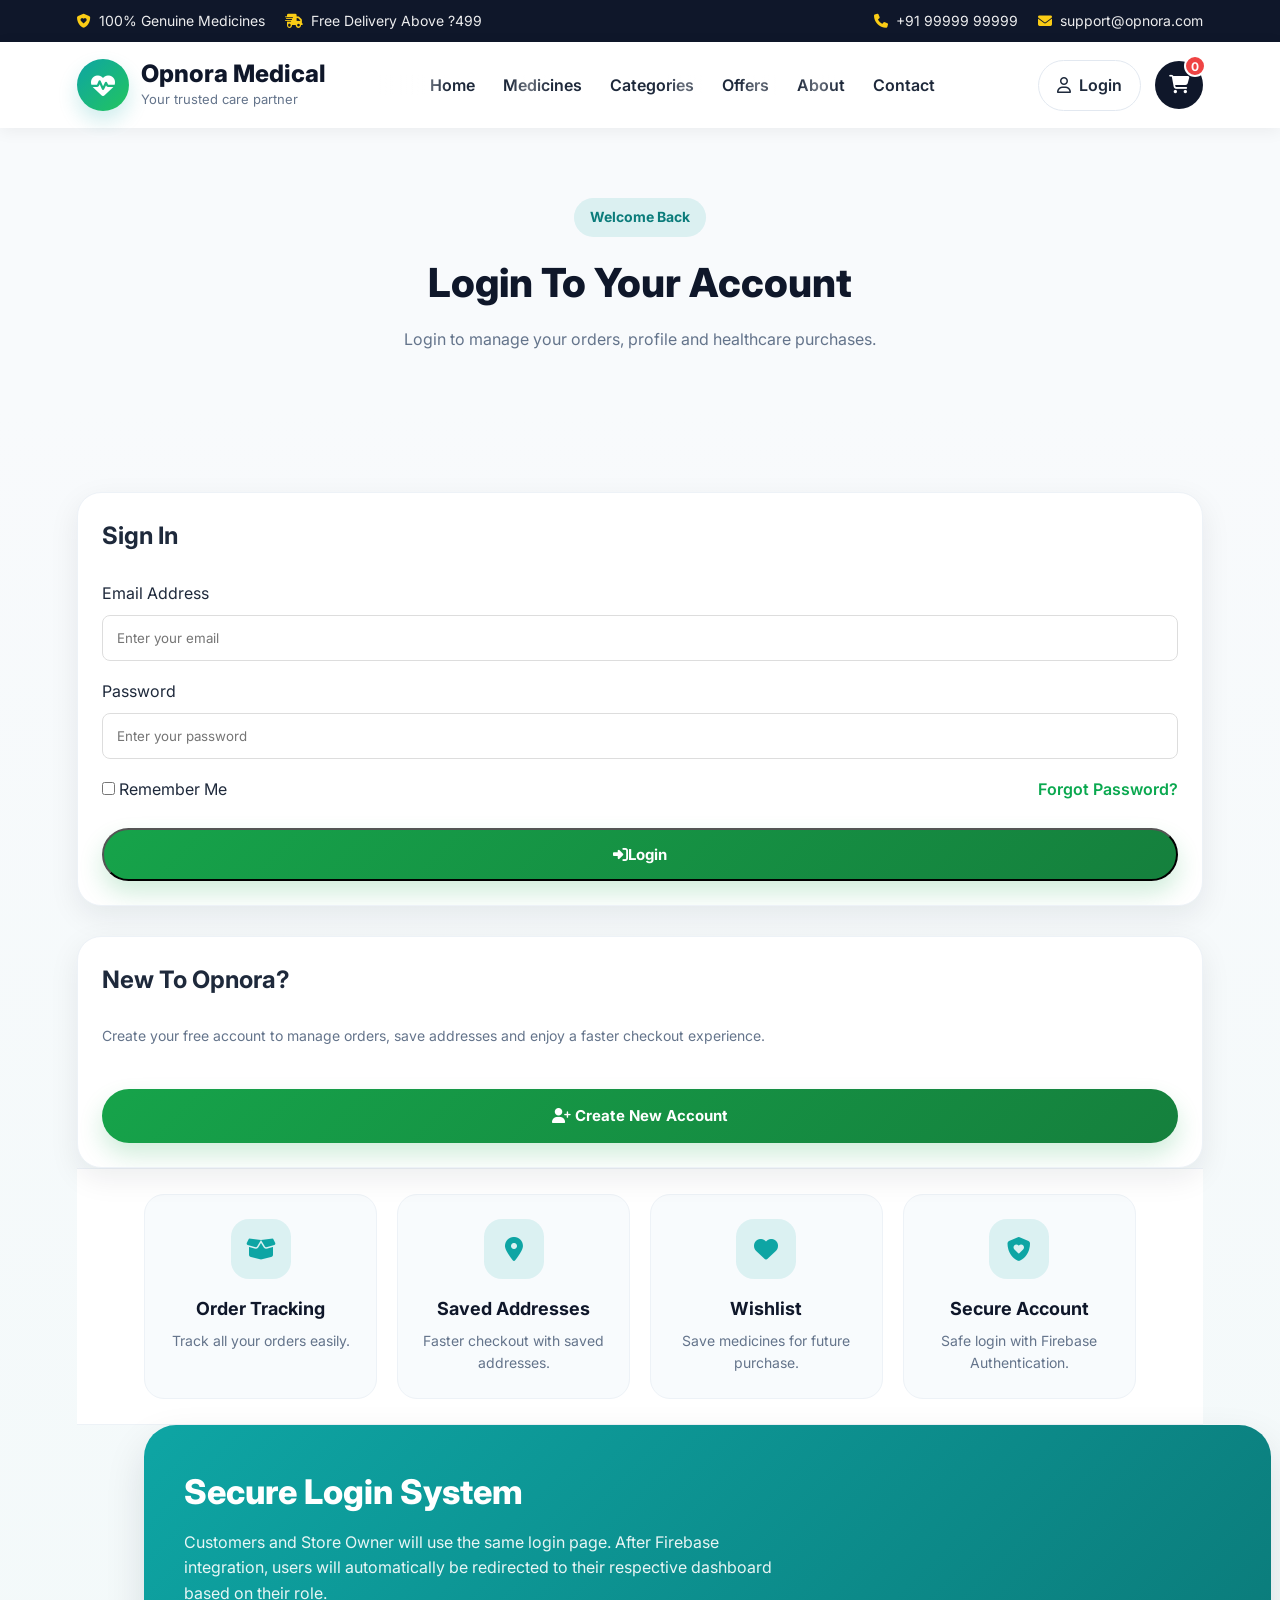
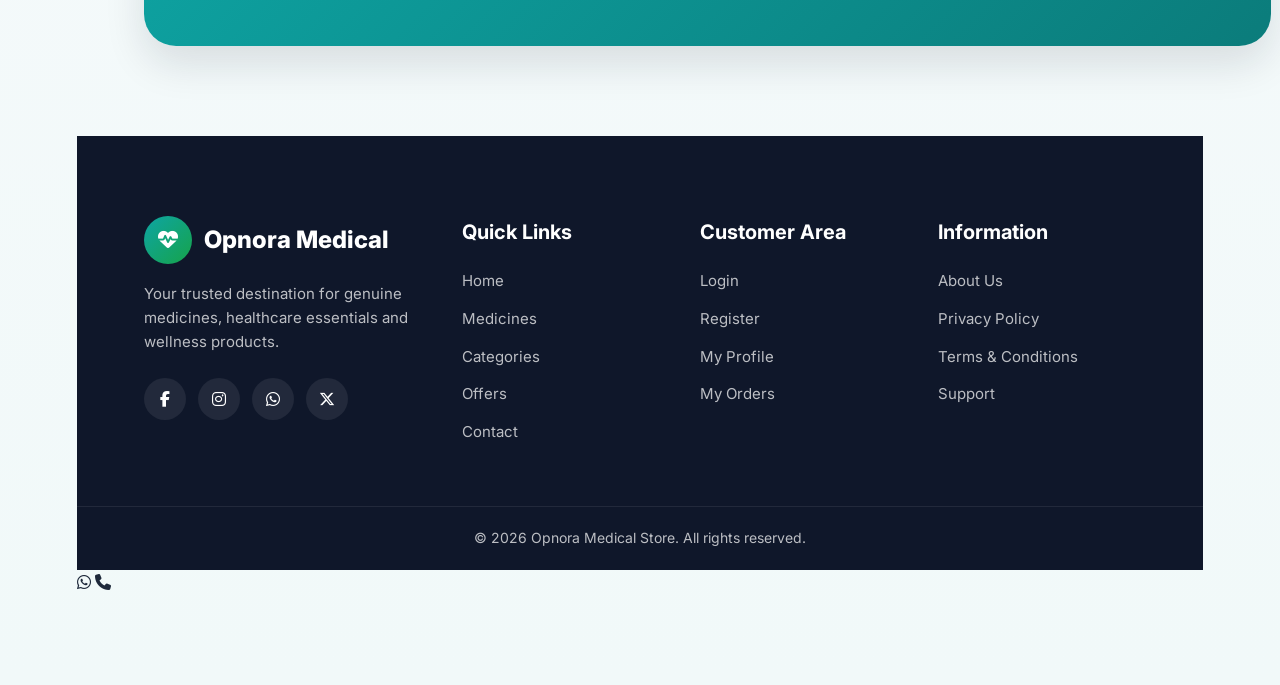
<file: login.html>
<!DOCTYPE html>
<html lang="en">

<head>

<meta charset="UTF-8">

<meta name="viewport"
content="width=device-width, initial-scale=1.0">

<title>Login | Opnora Medical</title>

<link rel="stylesheet" href="css/style.css">
<link rel="stylesheet" href="css/responsive.css">
<link rel="stylesheet" href="css/animation.css">

<link rel="stylesheet"
href="https://cdnjs.cloudflare.com/ajax/libs/font-awesome/6.6.0/css/all.min.css">

</head>

<body>

<!-- ===========================
TOP BAR
=========================== -->

<div class="top-bar">

<div class="top-bar-left">

<span>

<i class="fa-solid fa-shield-heart"></i>

100% Genuine Medicines

</span>

<span>

<i class="fa-solid fa-truck-fast"></i>

Free Delivery Above ?499

</span>

</div>

<div class="top-bar-right">

<a href="tel:+919999999999">

<i class="fa-solid fa-phone"></i>

+91 99999 99999

</a>

<a href="mailto:support@opnora.com">

<i class="fa-solid fa-envelope"></i>

support@opnora.com

</a>

</div>

</div>

<!-- ===========================
HEADER
=========================== -->

<header class="main-header">

<div class="logo">

<a href="index.html">

<i class="fa-solid fa-heart-pulse"></i>

<div class="logo-text">

<h2>Opnora Medical</h2>

<p>Your trusted care partner</p>

</div>

</a>

</div>

<nav class="navbar">

<ul>

<li><a href="index.html">Home</a></li>

<li><a href="medicines.html">Medicines</a></li>

<li><a href="categories.html">Categories</a></li>

<li><a href="offers.html">Offers</a></li>

<li><a href="about.html">About</a></li>

<li><a href="contact.html">Contact</a></li>

</ul>

</nav>

<div class="header-actions">

<a href="login.html" class="login-btn">

<i class="fa-regular fa-user"></i>

Login

</a>

<a href="cart.html" class="cart-icon">

<i class="fa-solid fa-cart-shopping"></i>

<span>0</span>

</a>

<button class="menu-toggle" id="menuToggle">

<i class="fa-solid fa-bars"></i>

</button>

</div>

</header>

<!-- ===========================
PAGE TITLE
=========================== -->

<section class="section-title" style="padding-top:70px;">

<span>

Welcome Back

</span>

<h2>

Login To Your Account

</h2>

<p>

Login to manage your orders, profile and healthcare purchases.

</p>

</section>

<!-- ===========================
LOGIN FORM START
=========================== -->

<section class="featured-products">
<div class="product-card">

    <div class="product-content">

        <h2>

            Sign In

        </h2>

        <br>

        <form id="loginForm">

            <label>Email Address</label>

            <input
            type="email"
            id="loginEmail"
            placeholder="Enter your email"
            style="width:100%;padding:14px;margin:8px 0 18px;border:1px solid #ddd;border-radius:8px;">

            <label>Password</label>

            <input
            type="password"
            id="loginPassword"
            placeholder="Enter your password"
            style="width:100%;padding:14px;margin:8px 0 18px;border:1px solid #ddd;border-radius:8px;">

            <div style="
            display:flex;
            justify-content:space-between;
            align-items:center;
            flex-wrap:wrap;
            gap:10px;">

                <label>

                    <input
                    type="checkbox"
                    id="rememberMe">

                    Remember Me

                </label>

                <a href="#"
                style="color:#0aa84f;
                text-decoration:none;
                font-weight:600;">

                    Forgot Password?

                </a>

            </div>

            <br>

            <button
            type="submit"
            class="shop-btn"
            style="width:100%;">

                <i class="fa-solid fa-right-to-bracket"></i>

                Login

            </button>

        </form>

    </div>

</div>
<!-- ===========================
LOGIN OPTIONS
=========================== -->

<div class="product-card" style="margin-top:30px;">

    <div class="product-content">

        <h2>

            New To Opnora?

        </h2>

        <br>

        <p>

            Create your free account to manage orders,
            save addresses and enjoy a faster checkout experience.

        </p>

        <br>

        <a href="register.html"
        class="shop-btn"
        style="display:block;text-align:center;">

            <i class="fa-solid fa-user-plus"></i>

            Create New Account

        </a>

    </div>

</div>

<!-- ===========================
WHY LOGIN
=========================== -->

<section class="trust-bar">

    <div class="trust-item">

        <i class="fa-solid fa-box-open"></i>

        <h4>Order Tracking</h4>

        <p>

            Track all your orders easily.

        </p>

    </div>

    <div class="trust-item">

        <i class="fa-solid fa-location-dot"></i>

        <h4>Saved Addresses</h4>

        <p>

            Faster checkout with saved addresses.

        </p>

    </div>

    <div class="trust-item">

        <i class="fa-solid fa-heart"></i>

        <h4>Wishlist</h4>

        <p>

            Save medicines for future purchase.

        </p>

    </div>

    <div class="trust-item">

        <i class="fa-solid fa-shield-heart"></i>

        <h4>Secure Account</h4>

        <p>

            Safe login with Firebase Authentication.

        </p>

    </div>

</section>

<!-- ===========================
OWNER LOGIN NOTE
=========================== -->

<section class="promo-cta">

    <div class="promo-content">

        <h2>

            Secure Login System

        </h2>

        <p>

            Customers and Store Owner will use the same login page.
            After Firebase integration, users will automatically be
            redirected to their respective dashboard based on their role.

        </p>

    </div>

</section>
<!-- ===========================
FOOTER
=========================== -->

<footer class="footer">

    <div class="footer-container">

        <div class="footer-col">

            <div class="footer-logo">

                <i class="fa-solid fa-heart-pulse"></i>

                <h3>Opnora Medical</h3>

            </div>

            <p>

                Your trusted destination for genuine medicines,
                healthcare essentials and wellness products.

            </p>

            <div class="social-links">

                <a href="#"><i class="fa-brands fa-facebook-f"></i></a>

                <a href="#"><i class="fa-brands fa-instagram"></i></a>

                <a href="#"><i class="fa-brands fa-whatsapp"></i></a>

                <a href="#"><i class="fa-brands fa-x-twitter"></i></a>

            </div>

        </div>

        <div class="footer-col">

            <h4>Quick Links</h4>

            <ul>

                <li><a href="index.html">Home</a></li>
                <li><a href="medicines.html">Medicines</a></li>
                <li><a href="categories.html">Categories</a></li>
                <li><a href="offers.html">Offers</a></li>
                <li><a href="contact.html">Contact</a></li>

            </ul>

        </div>

        <div class="footer-col">

            <h4>Customer Area</h4>

            <ul>

                <li><a href="login.html">Login</a></li>
                <li><a href="register.html">Register</a></li>
                <li><a href="profile.html">My Profile</a></li>
                <li><a href="orders.html">My Orders</a></li>

            </ul>

        </div>

        <div class="footer-col">

            <h4>Information</h4>

            <ul>

                <li><a href="about.html">About Us</a></li>
                <li><a href="privacy.html">Privacy Policy</a></li>
                <li><a href="terms.html">Terms & Conditions</a></li>
                <li><a href="contact.html">Support</a></li>

            </ul>

        </div>

    </div>

    <div class="footer-bottom">

        <p>

            © 2026 Opnora Medical Store. All rights reserved.

        </p>

    </div>

</footer>

<!-- ===========================
FLOATING BUTTONS
=========================== -->

<a href="https://wa.me/919999999999"
class="whatsapp-float"
target="_blank">

    <i class="fa-brands fa-whatsapp"></i>

</a>

<a href="tel:+919999999999"
class="call-float">

    <i class="fa-solid fa-phone"></i>

</a>

<button id="topBtn">

    <i class="fa-solid fa-arrow-up"></i>

</button>

<script src="js/main.js"></script>

</body>
</html>
</file>
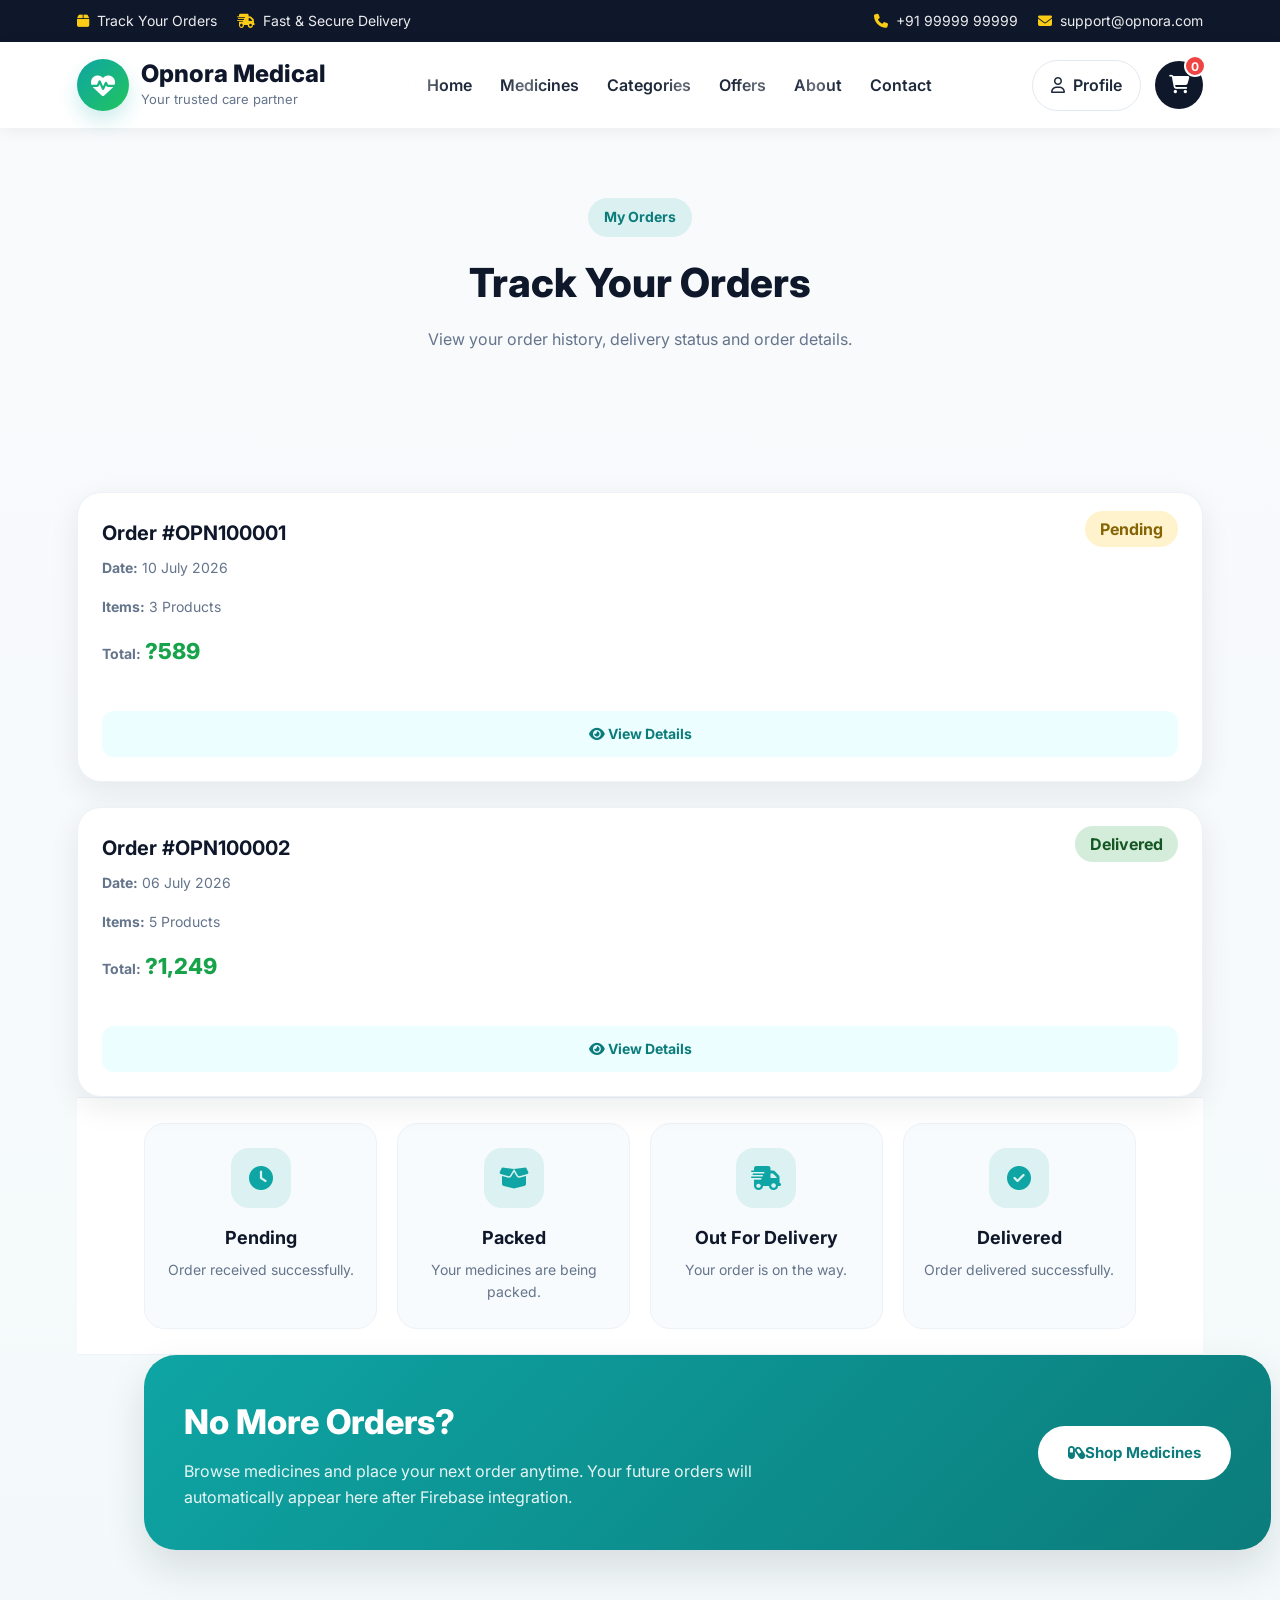
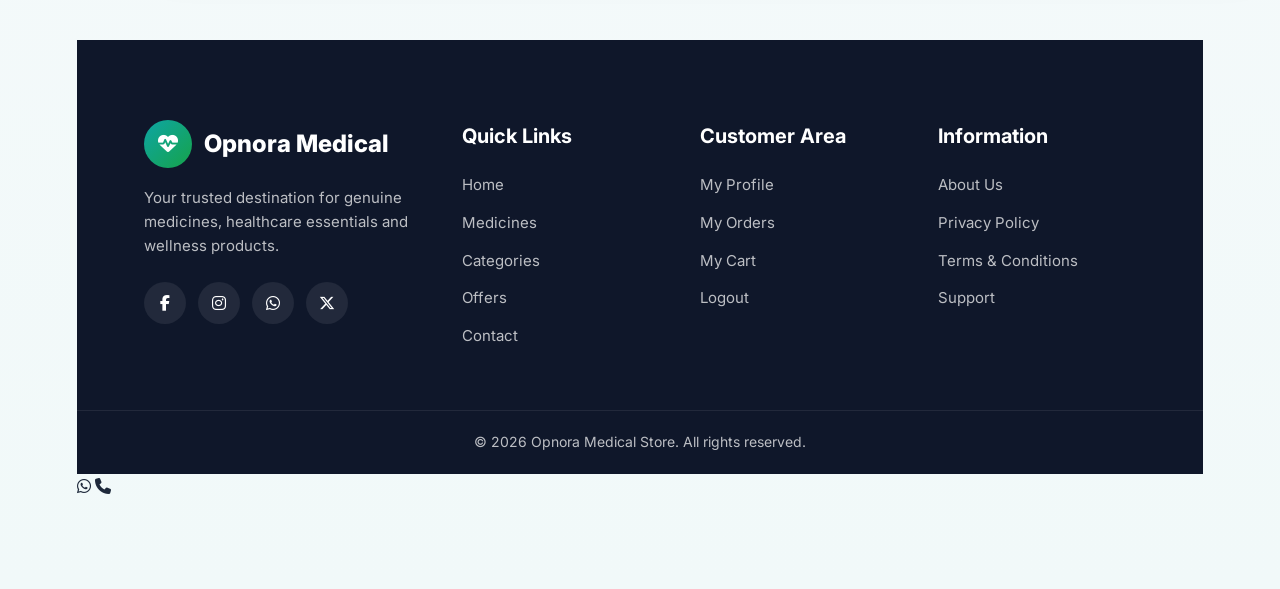
<file: orders.html>
<!DOCTYPE html>
<html lang="en">

<head>

<meta charset="UTF-8">

<meta name="viewport"
content="width=device-width, initial-scale=1.0">

<title>My Orders | Opnora Medical</title>

<link rel="stylesheet" href="css/style.css">
<link rel="stylesheet" href="css/responsive.css">
<link rel="stylesheet" href="css/animation.css">

<link rel="stylesheet"
href="https://cdnjs.cloudflare.com/ajax/libs/font-awesome/6.6.0/css/all.min.css">

</head>

<body>

<!-- ===========================
TOP BAR
=========================== -->

<div class="top-bar">

<div class="top-bar-left">

<span>

<i class="fa-solid fa-box"></i>

Track Your Orders

</span>

<span>

<i class="fa-solid fa-truck-fast"></i>

Fast & Secure Delivery

</span>

</div>

<div class="top-bar-right">

<a href="tel:+919999999999">

<i class="fa-solid fa-phone"></i>

+91 99999 99999

</a>

<a href="mailto:support@opnora.com">

<i class="fa-solid fa-envelope"></i>

support@opnora.com

</a>

</div>

</div>

<!-- ===========================
HEADER
=========================== -->

<header class="main-header">

<div class="logo">

<a href="index.html">

<i class="fa-solid fa-heart-pulse"></i>

<div class="logo-text">

<h2>Opnora Medical</h2>

<p>Your trusted care partner</p>

</div>

</a>

</div>

<nav class="navbar">

<ul>

<li><a href="index.html">Home</a></li>

<li><a href="medicines.html">Medicines</a></li>

<li><a href="categories.html">Categories</a></li>

<li><a href="offers.html">Offers</a></li>

<li><a href="about.html">About</a></li>

<li><a href="contact.html">Contact</a></li>

</ul>

</nav>

<div class="header-actions">

<a href="profile.html" class="login-btn">

<i class="fa-regular fa-user"></i>

Profile

</a>

<a href="cart.html" class="cart-icon">

<i class="fa-solid fa-cart-shopping"></i>

<span>0</span>

</a>

<button class="menu-toggle" id="menuToggle">

<i class="fa-solid fa-bars"></i>

</button>

</div>

</header>

<!-- ===========================
PAGE TITLE
=========================== -->

<section class="section-title" style="padding-top:70px;">

<span>

My Orders

</span>

<h2>

Track Your Orders

</h2>

<p>

View your order history, delivery status and order details.

</p>

</section>

<!-- ===========================
ORDERS START
=========================== -->

<section class="featured-products">
<div class="product-card">

    <div class="product-content">

        <div style="display:flex;
        justify-content:space-between;
        flex-wrap:wrap;
        gap:10px;">

            <div>

                <h3>

                    Order #OPN100001

                </h3>

                <p>

                    <strong>Date:</strong> 10 July 2026

                </p>

                <p>

                    <strong>Items:</strong> 3 Products

                </p>

                <p>

                    <strong>Total:</strong>

                    <span class="price">

                        ?589

                    </span>

                </p>

            </div>

            <div style="text-align:right;">

                <span style="
                background:#fff3cd;
                color:#856404;
                padding:8px 15px;
                border-radius:20px;
                font-weight:bold;">

                    Pending

                </span>

            </div>

        </div>

        <br>

        <div class="product-actions">

            <a href="order-details.html"
            class="view-btn">

                <i class="fa-solid fa-eye"></i>

                View Details

            </a>

        </div>

    </div>

</div>

<!-- ===========================
SECOND ORDER
=========================== -->

<div class="product-card"
style="margin-top:25px;">

    <div class="product-content">

        <div style="display:flex;
        justify-content:space-between;
        flex-wrap:wrap;
        gap:10px;">

            <div>

                <h3>

                    Order #OPN100002

                </h3>

                <p>

                    <strong>Date:</strong> 06 July 2026

                </p>

                <p>

                    <strong>Items:</strong> 5 Products

                </p>

                <p>

                    <strong>Total:</strong>

                    <span class="price">

                        ?1,249

                    </span>

                </p>

            </div>

            <div style="text-align:right;">

                <span style="
                background:#d4edda;
                color:#155724;
                padding:8px 15px;
                border-radius:20px;
                font-weight:bold;">

                    Delivered

                </span>

            </div>

        </div>

        <br>

        <div class="product-actions">

            <a href="order-details.html"
            class="view-btn">

                <i class="fa-solid fa-eye"></i>

                View Details

            </a>

        </div>

    </div>

</div>
<!-- ===========================
ORDER STATUS
=========================== -->

<section class="trust-bar">

    <div class="trust-item">

        <i class="fa-solid fa-clock"></i>

        <h4>Pending</h4>

        <p>

            Order received successfully.

        </p>

    </div>

    <div class="trust-item">

        <i class="fa-solid fa-box-open"></i>

        <h4>Packed</h4>

        <p>

            Your medicines are being packed.

        </p>

    </div>

    <div class="trust-item">

        <i class="fa-solid fa-truck-fast"></i>

        <h4>Out For Delivery</h4>

        <p>

            Your order is on the way.

        </p>

    </div>

    <div class="trust-item">

        <i class="fa-solid fa-circle-check"></i>

        <h4>Delivered</h4>

        <p>

            Order delivered successfully.

        </p>

    </div>

</section>

<!-- ===========================
NO ORDERS
=========================== -->

<section class="promo-cta">

    <div class="promo-content">

        <h2>

            No More Orders?

        </h2>

        <p>

            Browse medicines and place your next order anytime.
            Your future orders will automatically appear here after
            Firebase integration.

        </p>

    </div>

    <div class="promo-actions">

        <a href="medicines.html"
        class="shop-btn">

            <i class="fa-solid fa-capsules"></i>

            Shop Medicines

        </a>

    </div>

</section>
<!-- ===========================
FOOTER
=========================== -->

<footer class="footer">

    <div class="footer-container">

        <div class="footer-col">

            <div class="footer-logo">

                <i class="fa-solid fa-heart-pulse"></i>

                <h3>Opnora Medical</h3>

            </div>

            <p>

                Your trusted destination for genuine medicines,
                healthcare essentials and wellness products.

            </p>

            <div class="social-links">

                <a href="#"><i class="fa-brands fa-facebook-f"></i></a>

                <a href="#"><i class="fa-brands fa-instagram"></i></a>

                <a href="#"><i class="fa-brands fa-whatsapp"></i></a>

                <a href="#"><i class="fa-brands fa-x-twitter"></i></a>

            </div>

        </div>

        <div class="footer-col">

            <h4>Quick Links</h4>

            <ul>

                <li><a href="index.html">Home</a></li>
                <li><a href="medicines.html">Medicines</a></li>
                <li><a href="categories.html">Categories</a></li>
                <li><a href="offers.html">Offers</a></li>
                <li><a href="contact.html">Contact</a></li>

            </ul>

        </div>

        <div class="footer-col">

            <h4>Customer Area</h4>

            <ul>

                <li><a href="profile.html">My Profile</a></li>
                <li><a href="orders.html">My Orders</a></li>
                <li><a href="cart.html">My Cart</a></li>
                <li><a href="login.html">Logout</a></li>

            </ul>

        </div>

        <div class="footer-col">

            <h4>Information</h4>

            <ul>

                <li><a href="about.html">About Us</a></li>
                <li><a href="privacy.html">Privacy Policy</a></li>
                <li><a href="terms.html">Terms & Conditions</a></li>
                <li><a href="contact.html">Support</a></li>

            </ul>

        </div>

    </div>

    <div class="footer-bottom">

        <p>

            © 2026 Opnora Medical Store. All rights reserved.

        </p>

    </div>

</footer>

<!-- ===========================
FLOATING BUTTONS
=========================== -->

<a href="https://wa.me/919999999999"
class="whatsapp-float"
target="_blank">

    <i class="fa-brands fa-whatsapp"></i>

</a>

<a href="tel:+919999999999"
class="call-float">

    <i class="fa-solid fa-phone"></i>

</a>

<button id="topBtn">

    <i class="fa-solid fa-arrow-up"></i>

</button>

<script src="js/main.js"></script>

</body>
</html>
</file>
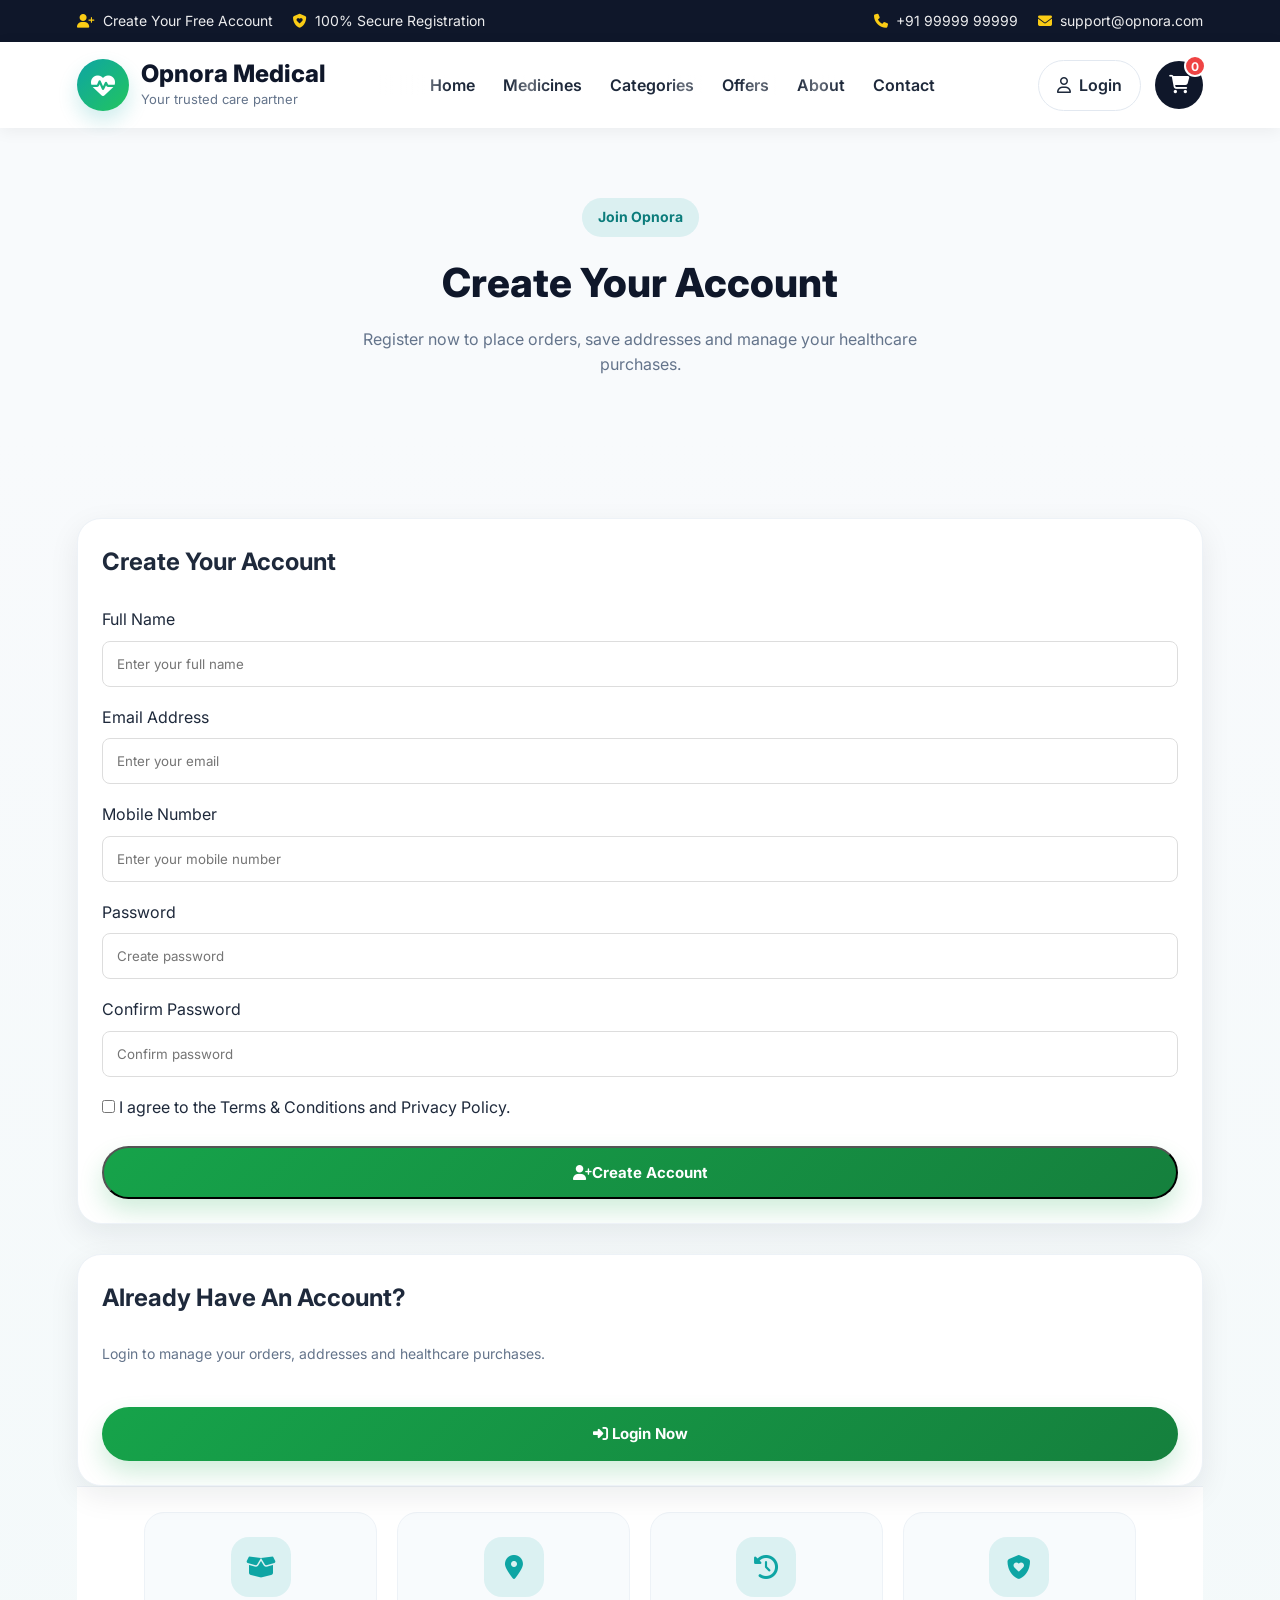
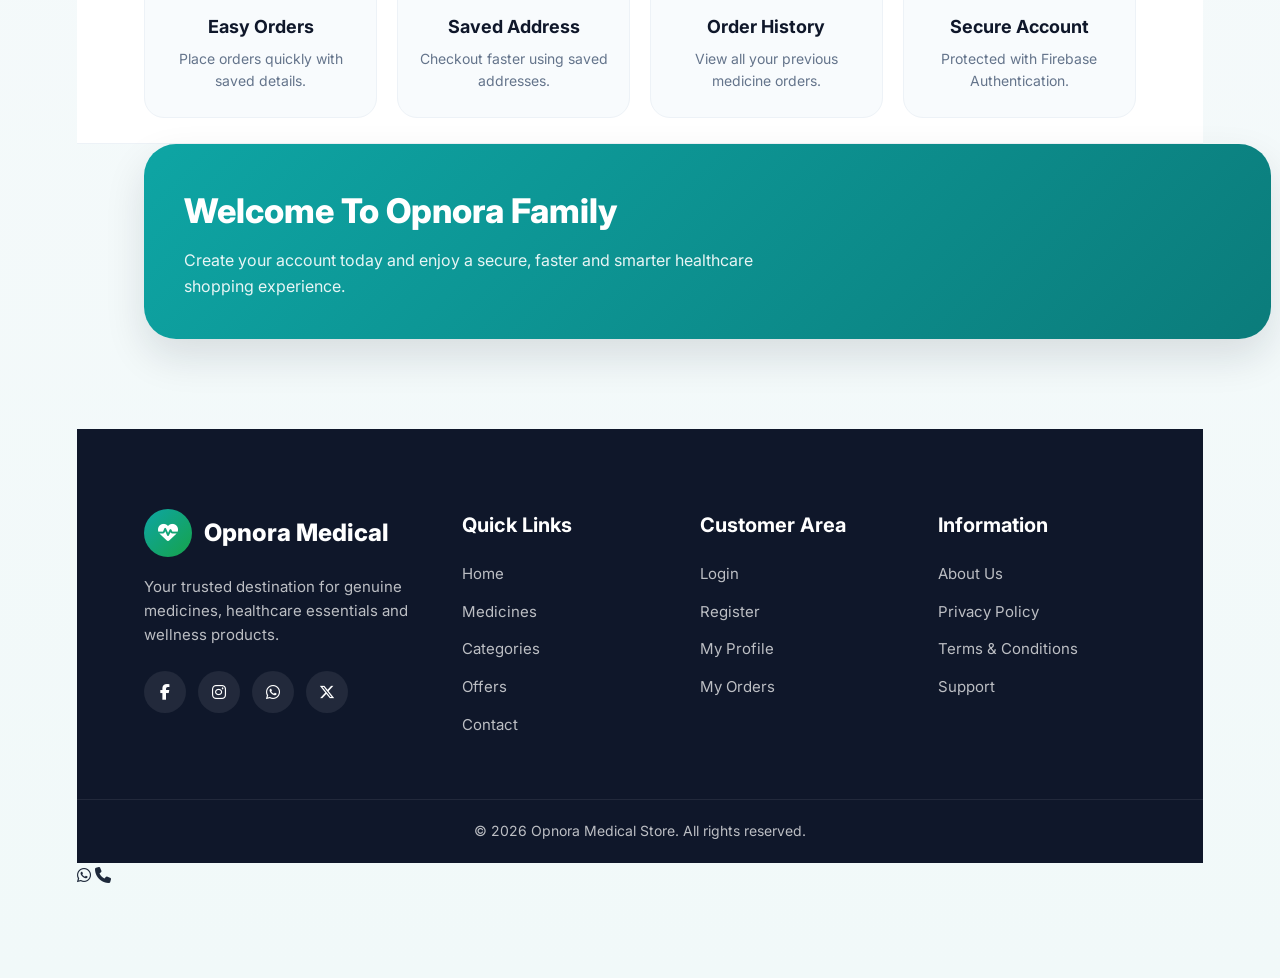
<file: register.html>
<!DOCTYPE html>
<html lang="en">

<head>

<meta charset="UTF-8">

<meta name="viewport"
content="width=device-width, initial-scale=1.0">

<title>Create Account | Opnora Medical</title>

<link rel="stylesheet" href="css/style.css">

<link rel="stylesheet" href="css/responsive.css">

<link rel="stylesheet" href="css/animation.css">

<link rel="stylesheet"
href="https://cdnjs.cloudflare.com/ajax/libs/font-awesome/6.6.0/css/all.min.css">

</head>

<body>

<!-- ===========================
TOP BAR
=========================== -->

<div class="top-bar">

<div class="top-bar-left">

<span>

<i class="fa-solid fa-user-plus"></i>

Create Your Free Account

</span>

<span>

<i class="fa-solid fa-shield-heart"></i>

100% Secure Registration

</span>

</div>

<div class="top-bar-right">

<a href="tel:+919999999999">

<i class="fa-solid fa-phone"></i>

+91 99999 99999

</a>

<a href="mailto:support@opnora.com">

<i class="fa-solid fa-envelope"></i>

support@opnora.com

</a>

</div>

</div>

<!-- ===========================
HEADER
=========================== -->

<header class="main-header">

<div class="logo">

<a href="index.html">

<i class="fa-solid fa-heart-pulse"></i>

<div class="logo-text">

<h2>Opnora Medical</h2>

<p>Your trusted care partner</p>

</div>

</a>

</div>

<nav class="navbar">

<ul>

<li><a href="index.html">Home</a></li>

<li><a href="medicines.html">Medicines</a></li>

<li><a href="categories.html">Categories</a></li>

<li><a href="offers.html">Offers</a></li>

<li><a href="about.html">About</a></li>

<li><a href="contact.html">Contact</a></li>

</ul>

</nav>

<div class="header-actions">

<a href="login.html" class="login-btn">

<i class="fa-regular fa-user"></i>

Login

</a>

<a href="cart.html" class="cart-icon">

<i class="fa-solid fa-cart-shopping"></i>

<span>0</span>

</a>

<button class="menu-toggle" id="menuToggle">

<i class="fa-solid fa-bars"></i>

</button>

</div>

</header>

<!-- ===========================
PAGE TITLE
=========================== -->

<section class="section-title" style="padding-top:70px;">

<span>

Join Opnora

</span>

<h2>

Create Your Account

</h2>

<p>

Register now to place orders, save addresses and manage your healthcare purchases.

</p>

</section>

<!-- ===========================
REGISTER FORM START
=========================== -->

<section class="featured-products">
<div class="product-card">

    <div class="product-content">

        <h2>

            Create Your Account

        </h2>

        <br>

        <form id="registerForm">

            <label>Full Name</label>

            <input
            type="text"
            id="registerName"
            placeholder="Enter your full name"
            style="width:100%;padding:14px;margin:8px 0 18px;border:1px solid #ddd;border-radius:8px;">

            <label>Email Address</label>

            <input
            type="email"
            id="registerEmail"
            placeholder="Enter your email"
            style="width:100%;padding:14px;margin:8px 0 18px;border:1px solid #ddd;border-radius:8px;">

            <label>Mobile Number</label>

            <input
            type="tel"
            id="registerMobile"
            placeholder="Enter your mobile number"
            style="width:100%;padding:14px;margin:8px 0 18px;border:1px solid #ddd;border-radius:8px;">

            <label>Password</label>

            <input
            type="password"
            id="registerPassword"
            placeholder="Create password"
            style="width:100%;padding:14px;margin:8px 0 18px;border:1px solid #ddd;border-radius:8px;">

            <label>Confirm Password</label>

            <input
            type="password"
            id="confirmPassword"
            placeholder="Confirm password"
            style="width:100%;padding:14px;margin:8px 0 18px;border:1px solid #ddd;border-radius:8px;">

            <label>

                <input
                type="checkbox"
                id="agreeTerms"
                required>

                I agree to the Terms & Conditions and Privacy Policy.

            </label>

            <br><br>

            <button
            type="submit"
            class="shop-btn"
            style="width:100%;">

                <i class="fa-solid fa-user-plus"></i>

                Create Account

            </button>

        </form>

    </div>

</div>
<!-- ===========================
LOGIN & BENEFITS
=========================== -->

<div class="product-card" style="margin-top:30px;">

    <div class="product-content">

        <h2>

            Already Have An Account?

        </h2>

        <br>

        <p>

            Login to manage your orders, addresses and healthcare purchases.

        </p>

        <br>

        <a href="login.html"
        class="shop-btn"
        style="display:block;text-align:center;">

            <i class="fa-solid fa-right-to-bracket"></i>

            Login Now

        </a>

    </div>

</div>

<!-- ===========================
ACCOUNT BENEFITS
=========================== -->

<section class="trust-bar">

    <div class="trust-item">

        <i class="fa-solid fa-box-open"></i>

        <h4>Easy Orders</h4>

        <p>

            Place orders quickly with saved details.

        </p>

    </div>

    <div class="trust-item">

        <i class="fa-solid fa-location-dot"></i>

        <h4>Saved Address</h4>

        <p>

            Checkout faster using saved addresses.

        </p>

    </div>

    <div class="trust-item">

        <i class="fa-solid fa-clock-rotate-left"></i>

        <h4>Order History</h4>

        <p>

            View all your previous medicine orders.

        </p>

    </div>

    <div class="trust-item">

        <i class="fa-solid fa-shield-heart"></i>

        <h4>Secure Account</h4>

        <p>

            Protected with Firebase Authentication.

        </p>

    </div>

</section>

<!-- ===========================
WELCOME
=========================== -->

<section class="promo-cta">

    <div class="promo-content">

        <h2>

            Welcome To Opnora Family

        </h2>

        <p>

            Create your account today and enjoy a secure, faster and smarter
            healthcare shopping experience.

        </p>

    </div>

</section>
<!-- ===========================
FOOTER
=========================== -->

<footer class="footer">

    <div class="footer-container">

        <div class="footer-col">

            <div class="footer-logo">

                <i class="fa-solid fa-heart-pulse"></i>

                <h3>Opnora Medical</h3>

            </div>

            <p>

                Your trusted destination for genuine medicines,
                healthcare essentials and wellness products.

            </p>

            <div class="social-links">

                <a href="#"><i class="fa-brands fa-facebook-f"></i></a>

                <a href="#"><i class="fa-brands fa-instagram"></i></a>

                <a href="#"><i class="fa-brands fa-whatsapp"></i></a>

                <a href="#"><i class="fa-brands fa-x-twitter"></i></a>

            </div>

        </div>

        <div class="footer-col">

            <h4>Quick Links</h4>

            <ul>

                <li><a href="index.html">Home</a></li>
                <li><a href="medicines.html">Medicines</a></li>
                <li><a href="categories.html">Categories</a></li>
                <li><a href="offers.html">Offers</a></li>
                <li><a href="contact.html">Contact</a></li>

            </ul>

        </div>

        <div class="footer-col">

            <h4>Customer Area</h4>

            <ul>

                <li><a href="login.html">Login</a></li>
                <li><a href="register.html">Register</a></li>
                <li><a href="profile.html">My Profile</a></li>
                <li><a href="orders.html">My Orders</a></li>

            </ul>

        </div>

        <div class="footer-col">

            <h4>Information</h4>

            <ul>

                <li><a href="about.html">About Us</a></li>
                <li><a href="privacy.html">Privacy Policy</a></li>
                <li><a href="terms.html">Terms & Conditions</a></li>
                <li><a href="contact.html">Support</a></li>

            </ul>

        </div>

    </div>

    <div class="footer-bottom">

        <p>

            © 2026 Opnora Medical Store. All rights reserved.

        </p>

    </div>

</footer>

<!-- ===========================
FLOATING BUTTONS
=========================== -->

<a href="https://wa.me/919999999999"
class="whatsapp-float"
target="_blank">

    <i class="fa-brands fa-whatsapp"></i>

</a>

<a href="tel:+919999999999"
class="call-float">

    <i class="fa-solid fa-phone"></i>

</a>

<button id="topBtn">

    <i class="fa-solid fa-arrow-up"></i>

</button>

<script src="js/main.js"></script>

</body>
</html>
</file>
<file: css/style.css>
/* ===========================
   Opnora Medical Store
   style.css - Part 1
=========================== */

@import url('https://fonts.googleapis.com/css2?family=Inter:wght@400;500;600;700;800&display=swap');

:root{
    --primary:#0ea5a4;
    --primary-dark:#0b7c7b;
    --secondary:#16a34a;
    --accent:#f59e0b;
    --accent-light:#fff3d6;
    --danger:#ef4444;
    --blue:#3b82f6;
    --orange:#f97316;
    --dark:#0f172a;
    --text:#1e293b;
    --text-light:#64748b;
    --white:#ffffff;
    --bg:#f8fafc;
    --bg-soft:#eef9f8;
    --border:#e2e8f0;
    --shadow:0 10px 30px rgba(15, 23, 42, 0.08);
    --shadow-hover:0 18px 40px rgba(15, 23, 42, 0.12);
    --radius-sm:10px;
    --radius-md:16px;
    --radius-lg:24px;
    --transition:all 0.3s ease;
}

*{
    margin:0;
    padding:0;
    box-sizing:border-box;
}

html{
    scroll-behavior:smooth;
}

body{
    font-family:'Inter', Arial, Helvetica, sans-serif;
    background:var(--bg);
    color:var(--text);
    line-height:1.6;
}

img{
    max-width:100%;
    display:block;
}

a{
    text-decoration:none;
    color:inherit;
}

ul{
    list-style:none;
}

button,
input{
    font-family:inherit;
}

/* ===========================
   GLOBAL SECTION
=========================== */

section{
    width:100%;
}

.section-title{
    text-align:center;
    margin-bottom:50px;
}

.section-title span{
    display:inline-block;
    background:rgba(14, 165, 164, 0.12);
    color:var(--primary-dark);
    font-size:14px;
    font-weight:700;
    padding:8px 16px;
    border-radius:50px;
    margin-bottom:14px;
}

.section-title h2{
    font-size:40px;
    color:var(--dark);
    margin-bottom:12px;
    font-weight:800;
}

.section-title p{
    max-width:620px;
    margin:0 auto;
    color:var(--text-light);
    font-size:16px;
}

.small-title{
    display:inline-block;
    color:var(--primary-dark);
    background:rgba(14, 165, 164, 0.1);
    padding:8px 16px;
    border-radius:30px;
    font-size:14px;
    font-weight:700;
    margin-bottom:18px;
}

.primary-outline-btn{
    display:inline-flex;
    align-items:center;
    justify-content:center;
    padding:14px 30px;
    border:2px solid var(--primary);
    color:var(--primary-dark);
    border-radius:50px;
    font-weight:700;
    transition:var(--transition);
    background:transparent;
}

.primary-outline-btn:hover{
    background:var(--primary);
    color:var(--white);
    transform:translateY(-3px);
}

.section-btn{
    text-align:center;
    margin-top:40px;
}

/* ===========================
   TOP BAR
=========================== */

.top-bar{
    background:var(--dark);
    color:var(--white);
    padding:10px 6%;
    display:flex;
    justify-content:space-between;
    align-items:center;
    flex-wrap:wrap;
    gap:10px 20px;
    font-size:14px;
}

.top-bar-left,
.top-bar-right{
    display:flex;
    align-items:center;
    gap:20px;
    flex-wrap:wrap;
}

.top-bar span,
.top-bar a{
    display:flex;
    align-items:center;
    gap:8px;
    color:rgba(255,255,255,0.92);
}

.top-bar i{
    color:#facc15;
}

/* ===========================
   HEADER
=========================== */

.main-header{
    width:100%;
    min-height:86px;
    background:rgba(255,255,255,0.96);
    backdrop-filter:blur(10px);
    display:flex;
    justify-content:space-between;
    align-items:center;
    padding:16px 6%;
    box-shadow:0 3px 16px rgba(0,0,0,0.06);
    position:sticky;
    top:0;
    z-index:1000;
}

.logo a{
    display:flex;
    align-items:center;
    gap:12px;
}

.logo i{
    width:52px;
    height:52px;
    border-radius:50%;
    background:linear-gradient(135deg, #0ea5a4, #22c55e);
    color:var(--white);
    display:flex;
    justify-content:center;
    align-items:center;
    font-size:24px;
    box-shadow:0 10px 20px rgba(14, 165, 164, 0.2);
}

.logo-text h2{
    color:var(--dark);
    font-size:24px;
    font-weight:800;
    line-height:1.1;
}

.logo-text p{
    font-size:13px;
    color:var(--text-light);
    margin-top:2px;
}

.navbar ul{
    display:flex;
    align-items:center;
    gap:28px;
}

.navbar ul li a{
    font-size:16px;
    font-weight:600;
    color:var(--text);
    position:relative;
    transition:var(--transition);
}

.navbar ul li a:hover,
.navbar ul li a.active{
    color:var(--primary);
}

.navbar ul li a::after{
    content:'';
    position:absolute;
    left:0;
    bottom:-8px;
    width:0;
    height:2px;
    background:var(--primary);
    border-radius:20px;
    transition:var(--transition);
}

.navbar ul li a:hover::after,
.navbar ul li a.active::after{
    width:100%;
}

.header-actions{
    display:flex;
    align-items:center;
    gap:14px;
}

.login-btn{
    display:inline-flex;
    align-items:center;
    gap:8px;
    padding:12px 18px;
    background:var(--white);
    border:1px solid var(--border);
    border-radius:50px;
    font-weight:600;
    transition:var(--transition);
}

.login-btn:hover{
    background:var(--bg-soft);
    border-color:var(--primary);
    color:var(--primary-dark);
}

.cart-icon{
    width:48px;
    height:48px;
    border-radius:50%;
    background:var(--dark);
    color:var(--white);
    display:flex;
    justify-content:center;
    align-items:center;
    position:relative;
    font-size:18px;
    transition:var(--transition);
}

.cart-icon:hover{
    background:var(--primary);
    transform:translateY(-2px);
}

.cart-icon span{
    position:absolute;
    top:-6px;
    right:-3px;
    width:22px;
    height:22px;
    border-radius:50%;
    background:var(--danger);
    color:var(--white);
    font-size:12px;
    font-weight:700;
    display:flex;
    justify-content:center;
    align-items:center;
    border:2px solid var(--white);
}

.menu-toggle{
    width:46px;
    height:46px;
    border:none;
    outline:none;
    background:var(--primary);
    color:var(--white);
    border-radius:12px;
    display:none;
    cursor:pointer;
    font-size:18px;
}

/* ===========================
   MOBILE MENU
=========================== */

.mobile-menu{
    display:none;
    background:var(--white);
    box-shadow:var(--shadow);
    padding:20px 6%;
    border-top:1px solid var(--border);
}

.mobile-menu ul{
    display:flex;
    flex-direction:column;
    gap:14px;
}

.mobile-menu ul li a{
    display:block;
    padding:12px 14px;
    border-radius:12px;
    background:#f8fafc;
    color:var(--text);
    font-weight:600;
    transition:var(--transition);
}

.mobile-menu ul li a:hover{
    background:rgba(14, 165, 164, 0.1);
    color:var(--primary-dark);
}

/* ===========================
   HERO SECTION
=========================== */

.hero{
    min-height:92vh;
    padding:70px 6%;
    display:flex;
    justify-content:space-between;
    align-items:center;
    gap:50px;
    background:
        radial-gradient(circle at top left, rgba(34, 197, 94, 0.15), transparent 30%),
        radial-gradient(circle at bottom right, rgba(14, 165, 164, 0.18), transparent 30%),
        linear-gradient(135deg, #f0fdfa, #ecfeff, #f8fafc);
}

.hero-left{
    width:52%;
}

.hero-tag{
    display:inline-block;
    background:rgba(22, 163, 74, 0.12);
    color:var(--secondary);
    font-size:14px;
    font-weight:700;
    padding:10px 18px;
    border-radius:50px;
    margin-bottom:20px;
}

.hero-left h1{
    font-size:58px;
    line-height:1.15;
    margin-bottom:18px;
    color:var(--dark);
    font-weight:800;
}

.hero-left p{
    font-size:17px;
    color:var(--text-light);
    max-width:620px;
    margin-bottom:30px;
}

.search-box{
    display:flex;
    align-items:center;
    background:var(--white);
    border-radius:60px;
    overflow:hidden;
    width:100%;
    max-width:600px;
    box-shadow:var(--shadow);
    border:1px solid #e6f0f3;
}

.search-box input{
    width:100%;
    border:none;
    outline:none;
    padding:18px 22px;
    font-size:16px;
    color:var(--text);
    background:transparent;
}

.search-box input::placeholder{
    color:#94a3b8;
}

.search-box button{
    min-width:68px;
    height:60px;
    border:none;
    background:linear-gradient(135deg, var(--primary), var(--primary-dark));
    color:var(--white);
    cursor:pointer;
    font-size:18px;
    transition:var(--transition);
}

.search-box button:hover{
    background:linear-gradient(135deg, var(--primary-dark), var(--primary));
}

.hero-buttons{
    margin-top:30px;
    display:flex;
    align-items:center;
    flex-wrap:wrap;
    gap:16px;
}

.shop-btn,
.call-btn{
    display:inline-flex;
    justify-content:center;
    align-items:center;
    padding:15px 30px;
    border-radius:50px;
    font-weight:700;
    transition:var(--transition);
    font-size:15px;
}

.shop-btn{
    background:linear-gradient(135deg, var(--secondary), #15803d);
    color:var(--white);
    box-shadow:0 12px 24px rgba(22, 163, 74, 0.2);
}

.call-btn{
    background:var(--white);
    color:var(--dark);
    border:1px solid var(--border);
}

.shop-btn:hover,
.call-btn:hover{
    transform:translateY(-3px);
}

.hero-features{
    margin-top:28px;
    display:flex;
    flex-wrap:wrap;
    gap:16px;
}

.hero-feature{
    display:flex;
    align-items:center;
    gap:10px;
    background:rgba(255,255,255,0.7);
    backdrop-filter:blur(8px);
    border:1px solid rgba(255,255,255,0.8);
    padding:12px 16px;
    border-radius:16px;
    box-shadow:0 6px 20px rgba(15, 23, 42, 0.05);
}

.hero-feature i{
    color:var(--primary);
    font-size:18px;
}

.hero-feature span{
    font-size:14px;
    font-weight:600;
    color:var(--text);
}

.hero-right{
    width:44%;
    display:flex;
    justify-content:center;
}

.hero-image-card{
    width:100%;
    max-width:500px;
    background:var(--white);
    border-radius:32px;
    padding:20px;
    position:relative;
    box-shadow:var(--shadow-hover);
}

.hero-image-card img{
    width:100%;
    height:100%;
    object-fit:contain;
    border-radius:24px;
    background:linear-gradient(135deg, #e0fdf4, #effcff);
}

.mini-card{
    position:absolute;
    background:var(--white);
    border-radius:18px;
    box-shadow:var(--shadow);
    padding:14px 16px;
    display:flex;
    align-items:center;
    gap:12px;
    min-width:220px;
}

.mini-card i{
    width:42px;
    height:42px;
    border-radius:14px;
    display:flex;
    justify-content:center;
    align-items:center;
    color:var(--white);
    font-size:18px;
}

.card-one{
    top:30px;
    left:-35px;
}

.card-one i{
    background:var(--primary);
}

.card-two{
    right:-25px;
    bottom:30px;
}

.card-two i{
    background:var(--secondary);
}

.mini-card h4{
    font-size:15px;
    font-weight:700;
    color:var(--dark);
    line-height:1.2;
}

.mini-card p{
    font-size:13px;
    color:var(--text-light);
}

/* ===========================
   TRUST BAR
=========================== */

.trust-bar{
    padding:25px 6%;
    background:var(--white);
    display:grid;
    grid-template-columns:repeat(4,1fr);
    gap:20px;
    border-top:1px solid #edf2f7;
    border-bottom:1px solid #edf2f7;
}

.trust-item{
    background:#f8fbfd;
    border:1px solid #edf2f7;
    border-radius:20px;
    padding:24px 18px;
    text-align:center;
    transition:var(--transition);
}

.trust-item:hover{
    transform:translateY(-6px);
    box-shadow:var(--shadow);
}

.trust-item i{
    width:60px;
    height:60px;
    margin:0 auto 16px;
    border-radius:18px;
    background:rgba(14, 165, 164, 0.12);
    color:var(--primary);
    display:flex;
    justify-content:center;
    align-items:center;
    font-size:24px;
}

.trust-item h4{
    font-size:18px;
    color:var(--dark);
    margin-bottom:6px;
}

.trust-item p{
    font-size:14px;
    color:var(--text-light);
}

/* ===========================
   OFFER BANNER
=========================== */

.offer-banner{
    background:linear-gradient(90deg, var(--accent), #fb923c);
    color:var(--white);
    padding:16px 6%;
    overflow:hidden;
}

.offer-track{
    display:flex;
    align-items:center;
    gap:30px;
    flex-wrap:wrap;
    justify-content:center;
    text-align:center;
}

.offer-track span{
    display:flex;
    align-items:center;
    gap:10px;
    font-size:15px;
    font-weight:700;
}

.offer-track i{
    color:#fff7d1;
}

/* ===========================
   CATEGORIES
=========================== */

.categories{
    padding:90px 6%;
    background:var(--white);
}

.category-container{
    display:grid;
    grid-template-columns:repeat(3,1fr);
    gap:28px;
}

.category-card{
    background:linear-gradient(180deg, #ffffff, #f8fcfc);
    border-radius:24px;
    padding:30px;
    box-shadow:var(--shadow);
    transition:var(--transition);
    border:1px solid #edf2f7;
    display:block;
}

.category-card:hover{
    transform:translateY(-10px);
    box-shadow:var(--shadow-hover);
    border-color:rgba(14, 165, 164, 0.25);
}

.category-card .icon{
    width:74px;
    height:74px;
    border-radius:22px;
    background:rgba(14, 165, 164, 0.12);
    color:var(--primary);
    display:flex;
    justify-content:center;
    align-items:center;
    font-size:30px;
    margin-bottom:20px;
    transition:var(--transition);
}

.category-card:hover .icon{
    background:var(--primary);
    color:var(--white);
}

.category-card h3{
    font-size:22px;
    color:var(--dark);
    margin-bottom:10px;
    font-weight:700;
}

.category-card p{
    color:var(--text-light);
    font-size:15px;
    line-height:1.7;
}

/* ===========================
   FEATURED PRODUCTS
=========================== */

.featured-products{
    padding:90px 6%;
    background:linear-gradient(180deg, #f8fafc, #f1f9f9);
}

.product-grid{
    display:grid;
    grid-template-columns:repeat(4,1fr);
    gap:24px;
}

.product-card{
    background:var(--white);
    border-radius:24px;
    overflow:hidden;
    box-shadow:var(--shadow);
    border:1px solid #edf2f7;
    transition:var(--transition);
    position:relative;
}

.product-card:hover{
    transform:translateY(-8px);
    box-shadow:var(--shadow-hover);
}

.product-badge{
    position:absolute;
    top:18px;
    left:18px;
    background:var(--danger);
    color:var(--white);
    font-size:12px;
    font-weight:700;
    padding:8px 12px;
    border-radius:50px;
    z-index:2;
}

.product-badge.green{
    background:var(--secondary);
}

.product-badge.blue{
    background:var(--blue);
}

.product-badge.orange{
    background:var(--orange);
}

.product-image{
    background:#f8fbfd;
    padding:30px;
    min-height:220px;
    display:flex;
    justify-content:center;
    align-items:center;
}

.product-image img{
    max-height:160px;
    object-fit:contain;
}

.product-content{
    padding:24px;
}

.product-content h3{
    font-size:20px;
    color:var(--dark);
    margin-bottom:8px;
    font-weight:700;
}

.product-content p{
    font-size:14px;
    color:var(--text-light);
    margin-bottom:16px;
}

.product-meta{
    display:flex;
    align-items:center;
    gap:12px;
    margin-bottom:20px;
}

.price{
    font-size:22px;
    font-weight:800;
    color:var(--secondary);
}

.old-price{
    font-size:15px;
    color:#94a3b8;
    text-decoration:line-through;
}

.product-actions{
    display:flex;
    gap:10px;
    flex-wrap:wrap;
}

.view-btn,
.add-cart-btn{
    flex:1;
    min-width:120px;
    text-align:center;
    padding:12px 14px;
    border-radius:12px;
    font-size:14px;
    font-weight:700;
    transition:var(--transition);
    border:none;
    cursor:pointer;
}

.view-btn{
    background:#ecfeff;
    color:var(--primary-dark);
}

.add-cart-btn{
    background:var(--dark);
    color:var(--white);
}

.view-btn:hover,
.add-cart-btn:hover{
    transform:translateY(-2px);
}

/* ===========================
   WHY CHOOSE US
=========================== */

.why-choose-us{
    padding:90px 6%;
    background:var(--white);
    display:flex;
    justify-content:space-between;
    align-items:center;
    gap:40px;
}

.why-left{
    width:50%;
}

.why-left h2{
    font-size:42px;
    color:var(--dark);
    margin-bottom:18px;
    line-height:1.2;
    font-weight:800;
}

.why-left p{
    font-size:16px;
    color:var(--text-light);
    margin-bottom:26px;
    max-width:620px;
}

.why-points{
    display:grid;
    grid-template-columns:1fr 1fr;
    gap:16px;
    margin-bottom:30px;
}

.why-point{
    display:flex;
    align-items:flex-start;
    gap:12px;
    background:#f8fbfd;
    border:1px solid #edf2f7;
    padding:16px;
    border-radius:16px;
}

.why-point i{
    width:28px;
    height:28px;
    border-radius:50%;
    background:var(--secondary);
    color:var(--white);
    display:flex;
    justify-content:center;
    align-items:center;
    font-size:12px;
    flex-shrink:0;
    margin-top:2px;
}

.why-point span{
    color:var(--text);
    font-size:15px;
    font-weight:600;
}

.why-right{
    width:44%;
}

.info-box{
    display:grid;
    grid-template-columns:repeat(2,1fr);
    gap:20px;
}

.info-card{
    background:linear-gradient(180deg, #f8fffe, #ffffff);
    border:1px solid #edf2f7;
    border-radius:24px;
    padding:28px 22px;
    box-shadow:var(--shadow);
    transition:var(--transition);
}

.info-card:hover{
    transform:translateY(-6px);
}

.info-card i{
    width:58px;
    height:58px;
    border-radius:18px;
    background:rgba(14, 165, 164, 0.12);
    color:var(--primary);
    display:flex;
    justify-content:center;
    align-items:center;
    font-size:24px;
    margin-bottom:16px;
}

.info-card h3{
    font-size:28px;
    color:var(--dark);
    margin-bottom:8px;
    font-weight:800;
}

.info-card p{
    font-size:15px;
    color:var(--text-light);
}

/* ===========================
   PROMO CTA
=========================== */

.promo-cta{
    margin:0 6% 90px;
    background:linear-gradient(135deg, var(--primary), var(--primary-dark));
    color:var(--white);
    border-radius:32px;
    padding:40px;
    display:flex;
    justify-content:space-between;
    align-items:center;
    gap:30px;
    box-shadow:var(--shadow-hover);
}

.promo-content h2{
    font-size:34px;
    margin-bottom:10px;
    font-weight:800;
}

.promo-content p{
    font-size:16px;
    color:rgba(255,255,255,0.9);
    max-width:600px;
}

.promo-actions{
    display:flex;
    align-items:center;
    gap:14px;
    flex-wrap:wrap;
}

.promo-actions .shop-btn{
    background:var(--white);
    color:var(--primary-dark);
    box-shadow:none;
}

.promo-actions .call-btn{
    background:transparent;
    color:var(--white);
    border:1px solid rgba(255,255,255,0.35);
}

/* ===========================
   FOOTER
=========================== */

.footer{
    background:var(--dark);
    color:var(--white);
    padding-top:80px;
}

.footer-container{
    padding:0 6% 50px;
    display:grid;
    grid-template-columns:1.4fr 1fr 1fr 1fr;
    gap:40px;
}

.footer-logo{
    display:flex;
    align-items:center;
    gap:12px;
    margin-bottom:18px;
}

.footer-logo i{
    width:48px;
    height:48px;
    border-radius:50%;
    background:linear-gradient(135deg, var(--primary), var(--secondary));
    display:flex;
    justify-content:center;
    align-items:center;
    font-size:20px;
}

.footer-logo h3{
    font-size:24px;
    font-weight:800;
}

.footer-col p{
    color:rgba(255,255,255,0.72);
    font-size:15px;
    max-width:320px;
    margin-bottom:24px;
}

.footer-col h4{
    font-size:20px;
    margin-bottom:20px;
    color:var(--white);
}

.footer-col ul li{
    margin-bottom:12px;
}

.footer-col ul li a{
    color:rgba(255,255,255,0.72);
    transition:var(--transition);
    font-size:15px;
}

.footer-col ul li a:hover{
    color:#ffffff;
    padding-left:4px;
}

.social-links{
    display:flex;
    align-items:center;
    gap:12px;
}

.social-links a{
    width:42px;
    height:42px;
    border-radius:50%;
    background:rgba(255,255,255,0.08);
    color:var(--white);
    display:flex;
    justify-content:center;
    align-items:center;
    transition:var(--transition);
}

.social-links a:hover{
    background:var(--primary);
    transform:translateY(-3px);
}

.footer-bottom{
    padding:20px 6%;
    border-top:1px solid rgba(255,255,255,0.08);
    text-align:center;
}

.footer-bottom p{
    color:rgba(255,255,255,0.72);
    font-size:14px;
}
</file>
<file: css/responsive.css>
/* ===========================
   Opnora Medical Store
   responsive.css
=========================== */

/* ===========================
   LARGE DEVICES
=========================== */
@media (max-width: 1200px){

    .hero-left h1{
        font-size:48px;
    }

    .hero{
        gap:30px;
    }

    .product-grid{
        grid-template-columns:repeat(2, 1fr);
    }

    .category-container{
        grid-template-columns:repeat(2, 1fr);
    }

    .footer-container{
        grid-template-columns:repeat(2, 1fr);
    }

    .why-choose-us{
        gap:30px;
    }
}

/* ===========================
   MEDIUM DEVICES
=========================== */
@media (max-width: 992px){

    .top-bar{
        justify-content:center;
        text-align:center;
    }

    .top-bar-left,
    .top-bar-right{
        justify-content:center;
    }

    .navbar{
        display:none;
    }

    .menu-toggle{
        display:flex;
        justify-content:center;
        align-items:center;
    }

    .mobile-menu.show{
        display:block;
    }

    .main-header{
        padding:16px 5%;
    }

    .hero{
        flex-direction:column;
        padding:60px 5%;
        text-align:center;
    }

    .hero-left,
    .hero-right{
        width:100%;
    }

    .hero-left{
        order:1;
    }

    .hero-right{
        order:2;
    }

    .hero-left h1{
        font-size:42px;
    }

    .hero-left p{
        margin:0 auto 28px;
    }

    .search-box{
        margin:0 auto;
    }

    .hero-buttons{
        justify-content:center;
    }

    .hero-features{
        justify-content:center;
    }

    .mini-card{
        position:static;
        margin-top:16px;
    }

    .hero-image-card{
        display:flex;
        flex-direction:column;
        align-items:center;
    }

    .trust-bar{
        grid-template-columns:repeat(2, 1fr);
        padding:25px 5%;
    }

    .categories,
    .featured-products,
    .why-choose-us{
        padding:70px 5%;
    }

    .why-choose-us{
        flex-direction:column;
    }

    .why-left,
    .why-right{
        width:100%;
    }

    .info-box{
        grid-template-columns:repeat(2, 1fr);
    }

    .promo-cta{
        margin:0 5% 70px;
        flex-direction:column;
        text-align:center;
        padding:35px 28px;
    }

    .promo-actions{
        justify-content:center;
    }
}

/* ===========================
   TABLETS
=========================== */
@media (max-width: 768px){

    .top-bar{
        display:none;
    }

    .main-header{
        padding:14px 4%;
        min-height:78px;
    }

    .logo-text h2{
        font-size:20px;
    }

    .logo-text p{
        font-size:12px;
    }

    .logo i{
        width:46px;
        height:46px;
        font-size:20px;
    }

    .login-btn{
        display:none;
    }

    .cart-icon{
        width:44px;
        height:44px;
    }

    .menu-toggle{
        width:44px;
        height:44px;
    }

    .hero{
        min-height:auto;
        padding:50px 4%;
    }

    .hero-left h1{
        font-size:34px;
        line-height:1.25;
    }

    .hero-left p{
        font-size:15px;
    }

    .hero-tag{
        font-size:12px;
        padding:8px 14px;
    }

    .search-box{
        max-width:100%;
        border-radius:18px;
    }

    .search-box input{
        padding:15px 16px;
        font-size:14px;
    }

    .search-box button{
        min-width:58px;
        height:52px;
    }

    .shop-btn,
    .call-btn,
    .primary-outline-btn{
        width:100%;
    }

    .hero-buttons{
        flex-direction:column;
        gap:12px;
    }

    .hero-features{
        flex-direction:column;
        align-items:stretch;
    }

    .hero-feature{
        justify-content:center;
    }

    .section-title{
        margin-bottom:36px;
    }

    .section-title h2{
        font-size:30px;
    }

    .section-title p{
        font-size:15px;
    }

    .trust-bar{
        grid-template-columns:1fr;
        gap:16px;
        padding:24px 4%;
    }

    .offer-banner{
        padding:14px 4%;
    }

    .offer-track{
        gap:14px;
    }

    .offer-track span{
        font-size:14px;
        justify-content:center;
    }

    .categories,
    .featured-products,
    .why-choose-us{
        padding:60px 4%;
    }

    .category-container,
    .product-grid,
    .info-box,
    .footer-container{
        grid-template-columns:1fr;
    }

    .category-card,
    .product-card,
    .info-card{
        border-radius:20px;
    }

    .product-image{
        min-height:180px;
    }

    .why-left h2{
        font-size:30px;
    }

    .why-points{
        grid-template-columns:1fr;
    }

    .promo-cta{
        margin:0 4% 60px;
        border-radius:24px;
    }

    .promo-content h2{
        font-size:28px;
    }

    .promo-content p{
        font-size:15px;
    }

    .promo-actions{
        width:100%;
        flex-direction:column;
    }

    .promo-actions .shop-btn,
    .promo-actions .call-btn{
        width:100%;
    }

    .footer{
        padding-top:60px;
    }

    .footer-container{
        padding:0 4% 40px;
        gap:28px;
    }

    .footer-bottom{
        padding:18px 4%;
    }
}

/* ===========================
   MOBILE DEVICES
=========================== */
@media (max-width: 576px){

    .main-header{
        padding:12px 4%;
    }

    .logo a{
        gap:10px;
    }

    .logo-text h2{
        font-size:18px;
    }

    .logo-text p{
        display:none;
    }

    .hero-left h1{
        font-size:28px;
    }

    .hero-left p{
        font-size:14px;
    }

    .hero-image-card{
        padding:14px;
        border-radius:24px;
    }

    .mini-card{
        min-width:100%;
        padding:12px 14px;
        border-radius:14px;
    }

    .mini-card h4{
        font-size:14px;
    }

    .mini-card p{
        font-size:12px;
    }

    .section-title span,
    .small-title{
        font-size:12px;
        padding:7px 12px;
    }

    .section-title h2{
        font-size:26px;
    }

    .category-card{
        padding:24px 20px;
    }

    .category-card .icon{
        width:64px;
        height:64px;
        font-size:26px;
        border-radius:18px;
    }

    .category-card h3{
        font-size:20px;
    }

    .product-content{
        padding:20px;
    }

    .product-content h3{
        font-size:18px;
    }

    .product-meta{
        flex-wrap:wrap;
        gap:8px;
    }

    .price{
        font-size:20px;
    }

    .view-btn,
    .add-cart-btn{
        width:100%;
    }

    .why-left h2{
        font-size:26px;
    }

    .why-point{
        padding:14px;
    }

    .info-card{
        padding:22px 18px;
    }

    .info-card h3{
        font-size:24px;
    }

    .promo-cta{
        padding:28px 20px;
    }

    .promo-content h2{
        font-size:24px;
    }

    .footer-logo h3{
        font-size:20px;
    }

    .social-links{
        flex-wrap:wrap;
    }

    .mobile-menu{
        padding:18px 4%;
    }
}

/* ===========================
   EXTRA SMALL DEVICES
=========================== */
@media (max-width: 380px){

    .hero-left h1{
        font-size:24px;
    }

    .section-title h2{
        font-size:23px;
    }

    .promo-content h2{
        font-size:21px;
    }

    .shop-btn,
    .call-btn,
    .primary-outline-btn{
        padding:13px 20px;
        font-size:14px;
    }

    .search-box input{
        font-size:13px;
    }

    .offer-track span{
        font-size:13px;
    }
}
</file>
<file: css/animation.css>
/* ===========================
   Opnora Medical Store
   animation.css
=========================== */

/* ===========================
   KEYFRAMES
=========================== */

@keyframes fadeDown{
    0%{
        opacity:0;
        transform:translateY(-12px);
    }
    100%{
        opacity:1;
        transform:translateY(0);
    }
}

@keyframes fadeUp{
    0%{
        opacity:0;
        transform:translateY(35px);
    }
    100%{
        opacity:1;
        transform:translateY(0);
    }
}

@keyframes fadeLeft{
    0%{
        opacity:0;
        transform:translateX(-35px);
    }
    100%{
        opacity:1;
        transform:translateX(0);
    }
}

@keyframes fadeRight{
    0%{
        opacity:0;
        transform:translateX(35px);
    }
    100%{
        opacity:1;
        transform:translateX(0);
    }
}

@keyframes zoomIn{
    0%{
        opacity:0;
        transform:scale(0.92);
    }
    100%{
        opacity:1;
        transform:scale(1);
    }
}

@keyframes floatY{
    0%{
        transform:translateY(0);
    }
    50%{
        transform:translateY(-10px);
    }
    100%{
        transform:translateY(0);
    }
}

@keyframes pulseGlow{
    0%{
        box-shadow:0 0 0 rgba(14, 165, 164, 0.00);
    }
    50%{
        box-shadow:0 12px 28px rgba(14, 165, 164, 0.18);
    }
    100%{
        box-shadow:0 0 0 rgba(14, 165, 164, 0.00);
    }
}

@keyframes shine{
    0%{
        transform:translateX(-130%) skewX(-20deg);
    }
    100%{
        transform:translateX(130%) skewX(-20deg);
    }
}

@keyframes softBounce{
    0%, 100%{
        transform:translateY(0);
    }
    50%{
        transform:translateY(-6px);
    }
}

@keyframes tickerMove{
    0%{
        transform:translateX(0);
    }
    50%{
        transform:translateX(-10px);
    }
    100%{
        transform:translateX(0);
    }
}

/* ===========================
   GLOBAL ANIMATION HELPERS
=========================== */

.main-header{
    animation:fadeDown .6s ease;
}

.top-bar{
    animation:fadeDown .5s ease;
}

.hero-left{
    animation:fadeLeft .8s ease;
}

.hero-right{
    animation:fadeRight .9s ease;
}

.section-title{
    animation:fadeUp .8s ease;
}

.categories .category-card,
.featured-products .product-card,
.trust-bar .trust-item,
.info-card,
.footer-col{
    animation:fadeUp .8s ease;
}

/* ===========================
   HEADER / NAV
=========================== */

.logo i{
    animation:pulseGlow 3.2s infinite ease-in-out;
    transition:transform .3s ease;
}

.logo:hover i{
    transform:rotate(-8deg) scale(1.05);
}

.navbar ul li a,
.mobile-menu ul li a{
    position:relative;
    overflow:hidden;
}

.navbar ul li a::before,
.mobile-menu ul li a::before{
    content:"";
    position:absolute;
    top:0;
    left:-120%;
    width:40px;
    height:100%;
    background:linear-gradient(
        90deg,
        rgba(255,255,255,0) 0%,
        rgba(255,255,255,0.35) 50%,
        rgba(255,255,255,0) 100%
    );
    transition:none;
    pointer-events:none;
}

.navbar ul li a:hover::before,
.mobile-menu ul li a:hover::before{
    animation:shine .8s ease;
}

.cart-icon{
    transition:transform .3s ease, background .3s ease, box-shadow .3s ease;
}

.cart-icon:hover{
    box-shadow:0 14px 24px rgba(15, 23, 42, 0.18);
}

.cart-icon span{
    animation:softBounce 2s infinite ease-in-out;
}

.menu-toggle{
    transition:transform .3s ease, background .3s ease;
}

.menu-toggle:hover{
    transform:scale(1.05);
}

/* ===========================
   HERO SECTION
=========================== */

.hero-tag{
    animation:zoomIn .7s ease;
}

.hero-left h1{
    animation:fadeLeft .9s ease;
}

.hero-left p{
    animation:fadeLeft 1s ease;
}

.search-box{
    animation:fadeUp 1s ease;
    transition:transform .3s ease, box-shadow .3s ease;
}

.search-box:focus-within{
    transform:translateY(-2px);
    box-shadow:0 14px 30px rgba(15, 23, 42, 0.12);
}

.search-box button{
    transition:transform .3s ease, filter .3s ease;
}

.search-box button:hover{
    transform:scale(1.02);
    filter:brightness(1.03);
}

.shop-btn,
.call-btn,
.primary-outline-btn,
.view-btn,
.add-cart-btn,
.login-btn{
    position:relative;
    overflow:hidden;
}

.shop-btn::before,
.call-btn::before,
.primary-outline-btn::before,
.view-btn::before,
.add-cart-btn::before,
.login-btn::before{
    content:"";
    position:absolute;
    top:0;
    left:-140%;
    width:45px;
    height:100%;
    background:linear-gradient(
        90deg,
        rgba(255,255,255,0) 0%,
        rgba(255,255,255,0.35) 50%,
        rgba(255,255,255,0) 100%
    );
    pointer-events:none;
}

.shop-btn:hover::before,
.call-btn:hover::before,
.primary-outline-btn:hover::before,
.view-btn:hover::before,
.add-cart-btn:hover::before,
.login-btn:hover::before{
    animation:shine .9s ease;
}

.hero-feature{
    transition:transform .3s ease, box-shadow .3s ease, background .3s ease;
    animation:fadeUp 1s ease;
}

.hero-feature:hover{
    transform:translateY(-4px);
    box-shadow:0 12px 24px rgba(15, 23, 42, 0.08);
}

.hero-image-card{
    animation:zoomIn 1s ease;
    transition:transform .35s ease, box-shadow .35s ease;
}

.hero-image-card:hover{
    transform:translateY(-6px);
}

.hero-image-card img{
    animation:floatY 4s infinite ease-in-out;
    transition:transform .4s ease;
}

.hero-image-card:hover img{
    transform:scale(1.02);
}

.mini-card{
    transition:transform .35s ease, box-shadow .35s ease;
    animation:fadeUp 1s ease;
}

.mini-card:hover{
    transform:translateY(-6px);
    box-shadow:0 16px 36px rgba(15, 23, 42, 0.12);
}

.card-one{
    animation:fadeLeft 1s ease, floatY 4s infinite ease-in-out;
}

.card-two{
    animation:fadeRight 1s ease, floatY 4.5s infinite ease-in-out;
}

/* ===========================
   TRUST BAR
=========================== */

.trust-item{
    transition:transform .35s ease, box-shadow .35s ease, border-color .35s ease;
}

.trust-item:hover i{
    animation:softBounce .8s ease;
}

.trust-item:hover h4{
    color:var(--primary-dark);
}

/* ===========================
   OFFER BANNER
=========================== */

.offer-track{
    animation:tickerMove 6s infinite ease-in-out;
}

.offer-track span{
    transition:transform .3s ease, opacity .3s ease;
}

.offer-track span:hover{
    transform:translateY(-2px);
    opacity:1;
}

/* ===========================
   CATEGORY CARDS
=========================== */

.category-card{
    transition:transform .35s ease, box-shadow .35s ease, border-color .35s ease;
    transform-origin:center;
}

.category-card:hover .icon{
    transform:rotate(-6deg) scale(1.08);
}

.category-card .icon{
    transition:transform .35s ease, background .35s ease, color .35s ease;
}

.category-card h3,
.category-card p{
    transition:color .3s ease;
}

/* ===========================
   PRODUCT CARDS
=========================== */

.product-card{
    transition:transform .35s ease, box-shadow .35s ease;
}

.product-card:hover .product-image img{
    transform:scale(1.07);
}

.product-image img{
    transition:transform .4s ease;
}

.product-badge{
    animation:zoomIn .6s ease;
}

.product-actions .view-btn:hover,
.product-actions .add-cart-btn:hover{
    box-shadow:0 10px 24px rgba(15, 23, 42, 0.12);
}

/* ===========================
   WHY CHOOSE US
=========================== */

.why-point{
    transition:transform .3s ease, box-shadow .3s ease, border-color .3s ease;
}

.why-point:hover{
    transform:translateY(-4px);
    box-shadow:0 12px 26px rgba(15, 23, 42, 0.07);
    border-color:rgba(14, 165, 164, 0.18);
}

.why-point:hover i{
    animation:softBounce .8s ease;
}

.info-card{
    transition:transform .35s ease, box-shadow .35s ease, border-color .35s ease;
}

.info-card:hover{
    box-shadow:0 18px 36px rgba(15, 23, 42, 0.10);
    border-color:rgba(14, 165, 164, 0.18);
}

.info-card:hover i{
    transform:scale(1.08) rotate(-6deg);
}

.info-card i{
    transition:transform .35s ease;
}

/* ===========================
   PROMO CTA
=========================== */

.promo-cta{
    animation:fadeUp 1s ease;
    transition:transform .35s ease, box-shadow .35s ease;
}

.promo-cta:hover{
    transform:translateY(-4px);
}

/* ===========================
   FOOTER
=========================== */

.footer-col ul li a{
    position:relative;
}

.footer-col ul li a::after{
    content:"";
    position:absolute;
    left:0;
    bottom:-2px;
    width:0;
    height:1px;
    background:rgba(255,255,255,0.8);
    transition:width .3s ease;
}

.footer-col ul li a:hover::after{
    width:100%;
}

.social-links a{
    transition:transform .35s ease, background .35s ease, box-shadow .35s ease;
}

.social-links a:hover{
    box-shadow:0 14px 30px rgba(14, 165, 164, 0.18);
}

/* ===========================
   MOBILE MENU ANIMATION
=========================== */

.mobile-menu{
    animation:fadeDown .3s ease;
}

/* ===========================
   OPTIONAL REVEAL CLASSES
=========================== */

.reveal-up{
    animation:fadeUp .8s ease both;
}

.reveal-left{
    animation:fadeLeft .8s ease both;
}

.reveal-right{
    animation:fadeRight .8s ease both;
}

.reveal-zoom{
    animation:zoomIn .8s ease both;
}

/* ===========================
   REDUCED MOTION SUPPORT
=========================== */

@media (prefers-reduced-motion: reduce){
    *,
    *::before,
    *::after{
        animation:none !important;
        transition:none !important;
        scroll-behavior:auto !important;
    }
}
</file>
